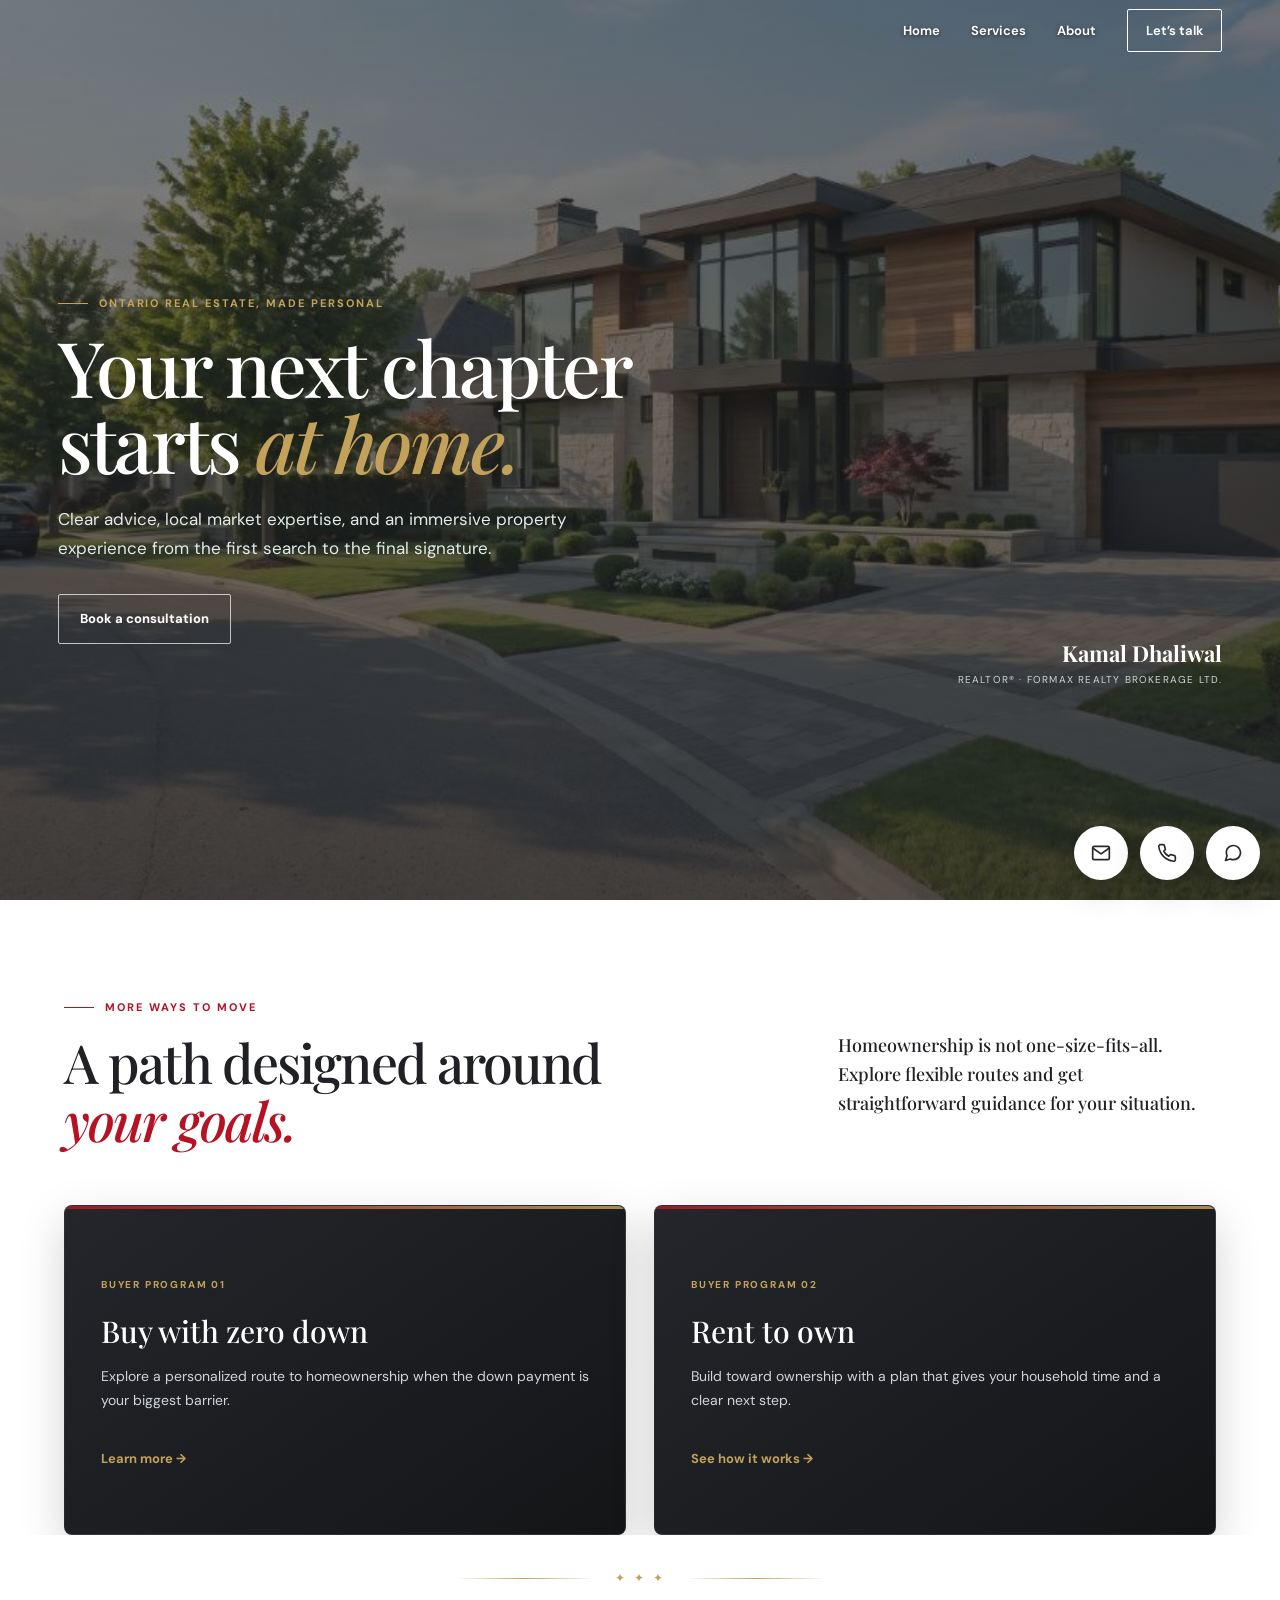
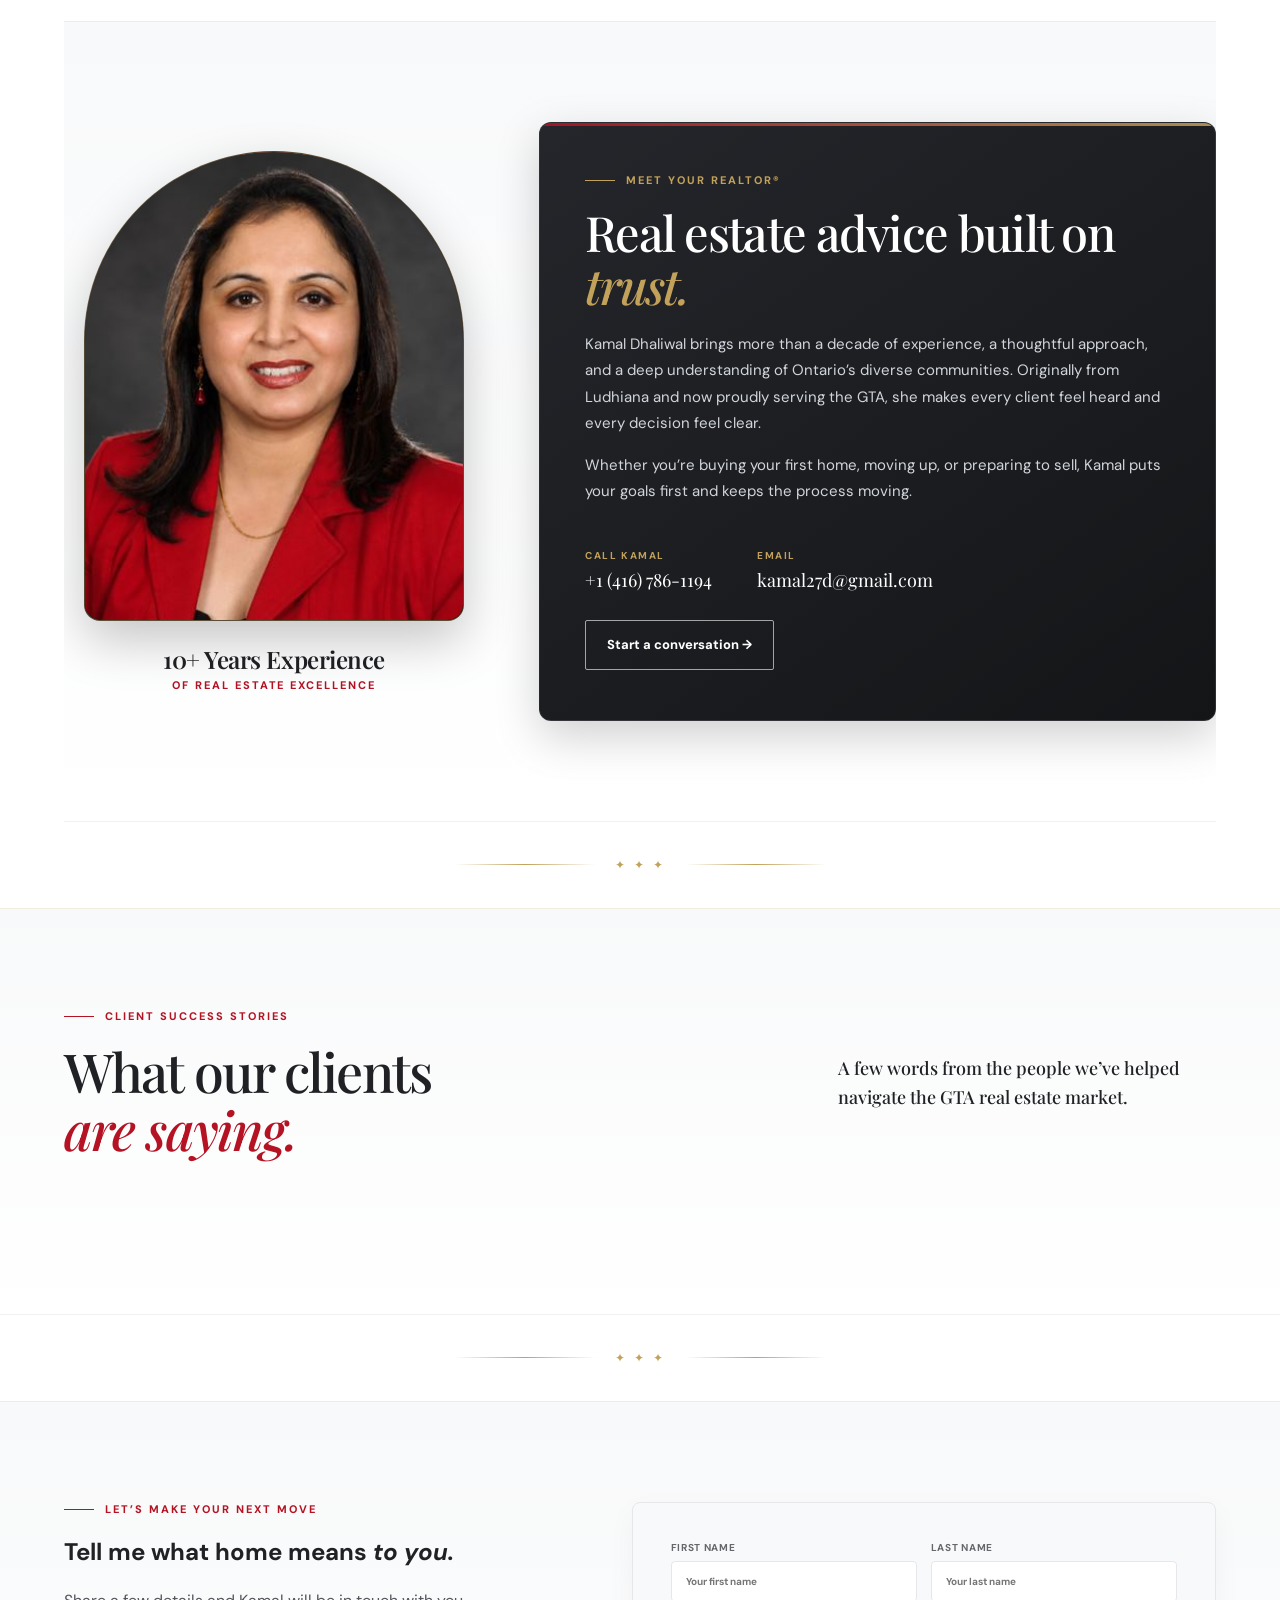
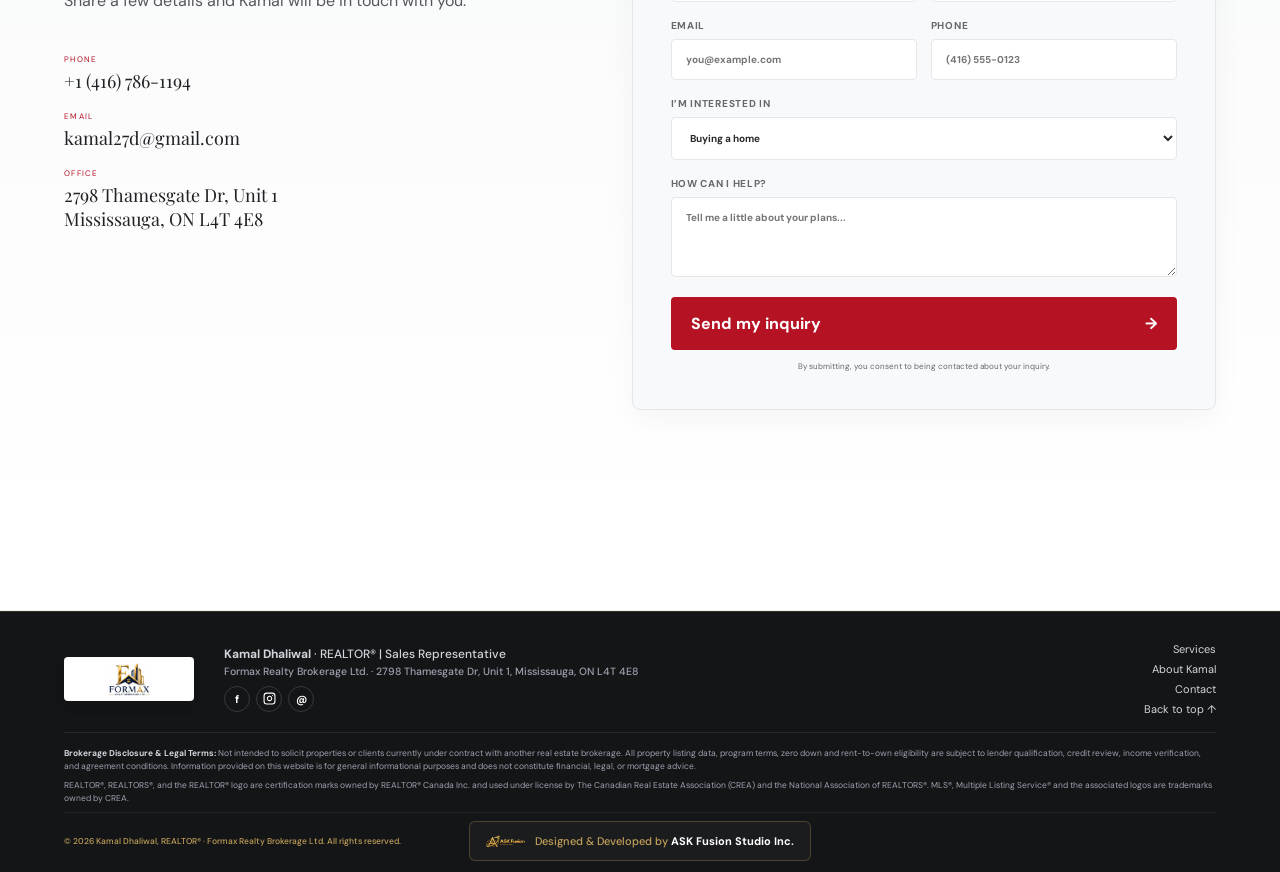
<file: index.html>
<!doctype html>
<html lang="en">
<head>
  <meta charset="UTF-8" />
  <meta name="viewport" content="width=device-width, initial-scale=1.0" />
  <meta name="description" content="Find homes for sale across the GTA with Kamal Dhaliwal, REALTOR®. Personalized guidance for buying, selling, zero-down options, and home valuation." />
  <title>Best REALTOR® in Ontario | Kamal Dhaliwal</title>
  <link rel="icon" href="public/assets/kamal-logo.jpg" />
  <link rel="preconnect" href="https://fonts.googleapis.com" />
  <link rel="preconnect" href="https://fonts.gstatic.com" crossorigin />
  <link href="https://fonts.googleapis.com/css2?family=DM+Sans:wght@400;500;600;700&family=Playfair+Display:wght@500;600&display=swap" rel="stylesheet" />
  <link rel="preload" as="image" href="public/assets/hero-mansion.jpg" fetchpriority="high" />
  <link rel="preload" as="image" href="public/assets/kamal-portrait.jpg" fetchpriority="low" />
  <link rel="stylesheet" href="styles.css" />
</head>
<body class="transparent-header" id="top">

  <header class="header">
    <button class="menu-toggle" type="button" aria-label="Open navigation" aria-expanded="false"><span></span><span></span><span></span></button>
    <nav class="nav" aria-label="Main navigation">
      <a href="#top">Home</a>
      <a href="#services">Services</a>
      <a href="#about">About</a>
      <a class="nav-cta" href="#contact">Let’s talk</a>
    </nav>
  </header>

  <main>
    <section class="hero" id="hero" aria-labelledby="hero-title">
      <img src="public/assets/hero-mansion.jpg" alt="" class="hero-bg-img" fetchpriority="high" />
      <div class="hero-overlay"></div>
      <div class="hero-copy">
        <p class="eyebrow">Ontario real estate, made personal</p>
        <h1 id="hero-title">Your next chapter<br />starts <em>at home.</em></h1>
        <p class="hero-text">Clear advice, local market expertise, and an immersive property experience from the first search to the final signature.</p>
        <div class="hero-actions">

          <a class="button button-ghost" href="#contact">Book a consultation</a>
        </div>
        <div class="hero-signature"><strong>Kamal Dhaliwal</strong><span>REALTOR® · Formax Realty Brokerage Ltd.</span></div>
      </div>
    </section>



    <section class="programs-section" id="services">
      <div class="programs-inner">
        <div class="section-heading"><div><p class="eyebrow dark">More ways to move</p><h2>A path designed around<br /><em>your goals.</em></h2></div><p>Homeownership is not one-size-fits-all. Explore flexible routes and get straightforward guidance for your situation.</p></div>
        <div class="program-grid">
          <a class="program-card" href="zero-down/index.html">
            <div><span>Buyer program 01</span><h3>Buy with zero down</h3><p>Explore a personalized route to homeownership when the down payment is your biggest barrier.</p><b>Learn more →</b></div>
          </a>
          <a class="program-card" href="rent-to-own/index.html">
            <div><span>Buyer program 02</span><h3>Rent to own</h3><p>Build toward ownership with a plan that gives your household time and a clear next step.</p><b>See how it works →</b></div>
          </a>
        </div>
      </div>
    <div class="section-divider" aria-hidden="true">
      <span>✦ ✦ ✦</span>
    </div>

    <section class="about section" id="about">
      <div class="about-container">
        <div class="about-photo-wrapper">
          <div class="portrait-frame">
            <img src="public/assets/kamal-studio-photo.jpg" alt="Kamal Dhaliwal - GTA REALTOR®" class="about-portrait" />
          </div>
          <div class="experience-under">
            <strong>10+ Years Experience</strong>
            <span>of Real Estate Excellence</span>
          </div>
        </div>
        <div class="about-copy">
          <p class="eyebrow">Meet your REALTOR®</p>
          <h2>Real estate advice built on <em>trust.</em></h2>
          <p>Kamal Dhaliwal brings more than a decade of experience, a thoughtful approach, and a deep understanding of Ontario’s diverse communities. Originally from Ludhiana and now proudly serving the GTA, she makes every client feel heard and every decision feel clear.</p>
          <p>Whether you’re buying your first home, moving up, or preparing to sell, Kamal puts your goals first and keeps the process moving.</p>
          <div class="about-contact">
            <a href="tel:+14167861194"><small>Call Kamal</small>+1 (416) 786-1194</a>
            <a href="mailto:kamal27d@gmail.com"><small>Email</small>kamal27d@gmail.com</a>
          </div>
          <a class="button button-outline" href="#contact">Start a conversation →</a>
        </div>
      </div>
    </section>

    <div class="section-divider" aria-hidden="true">
      <span>✦ ✦ ✦</span>
    </div>

    <section class="testimonials-section" id="reviews">
      <div class="testimonials-inner">
        <div class="section-heading">
          <div><p class="eyebrow dark">Client Success Stories</p><h2>What our clients<br /><em>are saying.</em></h2></div>
          <p>A few words from the people we’ve helped navigate the GTA real estate market.</p>
        </div>
        
        <div style="margin-top: 50px;">
          <!-- Elfsight Google Reviews | Untitled Google Reviews -->
          <script src="https://elfsightcdn.com/platform.js" async></script>
          <div class="elfsight-app-6a2f3bb6-caa6-4101-aa87-8294c9c281fe" data-elfsight-app-lazy></div>
        </div>
      </div>
    </section>

    <div class="section-divider" aria-hidden="true">
      <span>✦ ✦ ✦</span>
    </div>

    <section class="contact-section" id="contact">
      <div class="contact-inner">
        <div class="contact-copy"><p class="eyebrow dark">Let’s make your next move</p><h2>Tell me what home means <em>to you.</em></h2><p>Share a few details and Kamal will be in touch with you.</p><div class="contact-details"><a href="tel:+14167861194"><span>Phone</span>+1 (416) 786-1194</a><a href="mailto:kamal27d@gmail.com"><span>Email</span>kamal27d@gmail.com</a><p><span>Office</span>2798 Thamesgate Dr, Unit 1<br />Mississauga, ON L4T 4E8</p></div></div>
        <form class="contact-form" id="leadForm" action="javascript:void(0);" method="POST">
          <!-- Web3Forms Configuration -->
          <input type="hidden" name="access_key" value="YOUR_WEB3FORMS_ACCESS_KEY" />
          <input type="hidden" name="subject" value="New Website Consultation Inquiry - Kamal Dhaliwal Website" />
          <input type="hidden" name="from_name" value="Kamal Dhaliwal REALTOR® Website" />
          <input type="checkbox" name="botcheck" class="hidden-honeypot" style="display: none !important;" />

          <div class="field-row">
            <label>First name<input name="First name" required placeholder="Your first name" autocomplete="given-name" /></label>
            <label>Last name<input name="Last name" required placeholder="Your last name" autocomplete="family-name" /></label>
          </div>
          <div class="field-row">
            <label>Email<input type="email" name="Email" required placeholder="you@example.com" autocomplete="email" /></label>
            <label>Phone<input type="tel" name="Phone" placeholder="(416) 555-0123" autocomplete="tel" /></label>
          </div>
          <label>I’m interested in
            <select name="Interest">
              <option>Buying a home</option>
              <option>Selling my property</option>
              <option>Zero down options</option>
              <option>Rent to own</option>
              <option>Home evaluation</option>
            </select>
          </label>
          <label>How can I help?
            <textarea name="Message" rows="4" placeholder="Tell me a little about your plans..."></textarea>
          </label>
          <div class="form-status" id="formStatus" aria-live="polite"></div>
          <button type="submit" id="submitBtn">
            <span class="btn-text">Send my inquiry</span>
            <span class="btn-arrow">→</span>
          </button>
          <small>By submitting, you consent to being contacted about your inquiry.</small>
        </form>
      </div>
    </section>
  </main>

    <footer class="footer">
      <div class="footer-main">
        <a href="#top" aria-label="Formax Realty Brokerage Ltd.">
          <img src="public/assets/formax-brokerage.png" alt="Formax Realty Brokerage Ltd." />
        </a>
        <div>
          <p><strong>Kamal Dhaliwal</strong> · REALTOR® | Sales Representative</p>
          <p class="footer-address">Formax Realty Brokerage Ltd. · 2798 Thamesgate Dr, Unit 1, Mississauga, ON L4T 4E8</p>
          <div class="socials">
            <a href="https://www.facebook.com/Kamal-Dhaliwal-104444168527625" target="_blank" rel="noopener" aria-label="Facebook">f</a>
            <a href="https://www.instagram.com/dhaliwalk/" target="_blank" rel="noopener" aria-label="Instagram">
              <svg width="13" height="13" viewBox="0 0 24 24" fill="none" stroke="currentColor" stroke-width="2" stroke-linecap="round" stroke-linejoin="round"><rect x="2" y="2" width="20" height="20" rx="5" ry="5"></rect><path d="M16 11.37A4 4 0 1 1 12.63 8 4 4 0 0 1 16 11.37z"></path><line x1="17.5" y1="6.5" x2="17.51" y2="6.5"></line></svg>
            </a>
            <a href="mailto:kamal27d@gmail.com" aria-label="Email">@</a>
          </div>
        </div>
        <nav aria-label="Footer navigation">
          <a href="#services">Services</a>
          <a href="#about">About Kamal</a>
          <a href="#contact">Contact</a>
          <a href="#top">Back to top ↑</a>
        </nav>
      </div>
      <div class="footer-legal">
        <p class="disclaimer"><strong>Brokerage Disclosure &amp; Legal Terms:</strong> Not intended to solicit properties or clients currently under contract with another real estate brokerage. All property listing data, program terms, zero down and rent-to-own eligibility are subject to lender qualification, credit review, income verification, and agreement conditions. Information provided on this website is for general informational purposes and does not constitute financial, legal, or mortgage advice.</p>
        <p class="trademarks">REALTOR®, REALTORS®, and the REALTOR® logo are certification marks owned by REALTOR® Canada Inc. and used under license by The Canadian Real Estate Association (CREA) and the National Association of REALTORS®. MLS®, Multiple Listing Service® and the associated logos are trademarks owned by CREA.</p>
        <div class="footer-bottom">
          <span>© <span id="year"></span> Kamal Dhaliwal, REALTOR® · Formax Realty Brokerage Ltd. All rights reserved.</span>
          <a class="creator-credit" href="https://askfusionstudio.com/" target="_blank" rel="noopener noreferrer">
            <img src="public/assets/ask-fusion-studio-logo.png" alt="ASK Fusion Studio Inc." />
            <span>Designed &amp; Developed by <strong>ASK Fusion Studio Inc.</strong></span>
          </a>
        </div>
      </div>
    </footer>

  <div class="floating-actions">
    <a class="action-icon" href="mailto:kamal27d@gmail.com" aria-label="Email Kamal">
      <svg width="20" height="20" viewBox="0 0 24 24" fill="none" stroke="currentColor" stroke-width="2" stroke-linecap="round" stroke-linejoin="round"><path d="M4 4h16c1.1 0 2 .9 2 2v12c0 1.1-.9 2-2 2H4c-1.1 0-2-.9-2-2V6c0-1.1.9-2 2-2z"></path><polyline points="22,6 12,13 2,6"></polyline></svg>
    </a>
    <a class="action-icon" href="tel:+14167861194" aria-label="Call Kamal">
      <svg width="20" height="20" viewBox="0 0 24 24" fill="none" stroke="currentColor" stroke-width="2" stroke-linecap="round" stroke-linejoin="round"><path d="M22 16.92v3a2 2 0 0 1-2.18 2 19.79 19.79 0 0 1-8.63-3.07 19.5 19.5 0 0 1-6-6 19.79 19.79 0 0 1-3.07-8.67A2 2 0 0 1 4.11 2h3a2 2 0 0 1 2 1.72 12.84 12.84 0 0 0 .7 2.81 2 2 0 0 1-.45 2.11L8.09 9.91a16 16 0 0 0 6 6l1.27-1.27a2 2 0 0 1 2.11-.45 12.84 12.84 0 0 0 2.81.7A2 2 0 0 1 22 16.92z"></path></svg>
    </a>
    <a class="action-icon" href="https://wa.me/14167861194" target="_blank" rel="noreferrer" aria-label="Message Kamal on WhatsApp">
      <svg width="20" height="20" viewBox="0 0 24 24" fill="none" stroke="currentColor" stroke-width="2" stroke-linecap="round" stroke-linejoin="round"><path d="M21 11.5a8.38 8.38 0 0 1-.9 3.8 8.5 8.5 0 0 1-7.6 4.7 8.38 8.38 0 0 1-3.8-.9L3 21l1.9-5.7a8.38 8.38 0 0 1-.9-3.8 8.5 8.5 0 0 1 4.7-7.6 8.38 8.38 0 0 1 3.8-.9h.5a8.48 8.48 0 0 1 8 8v.5z"></path></svg>
    </a>
  </div>
  <script src="script.js"></script>
</body>
</html>
</file>
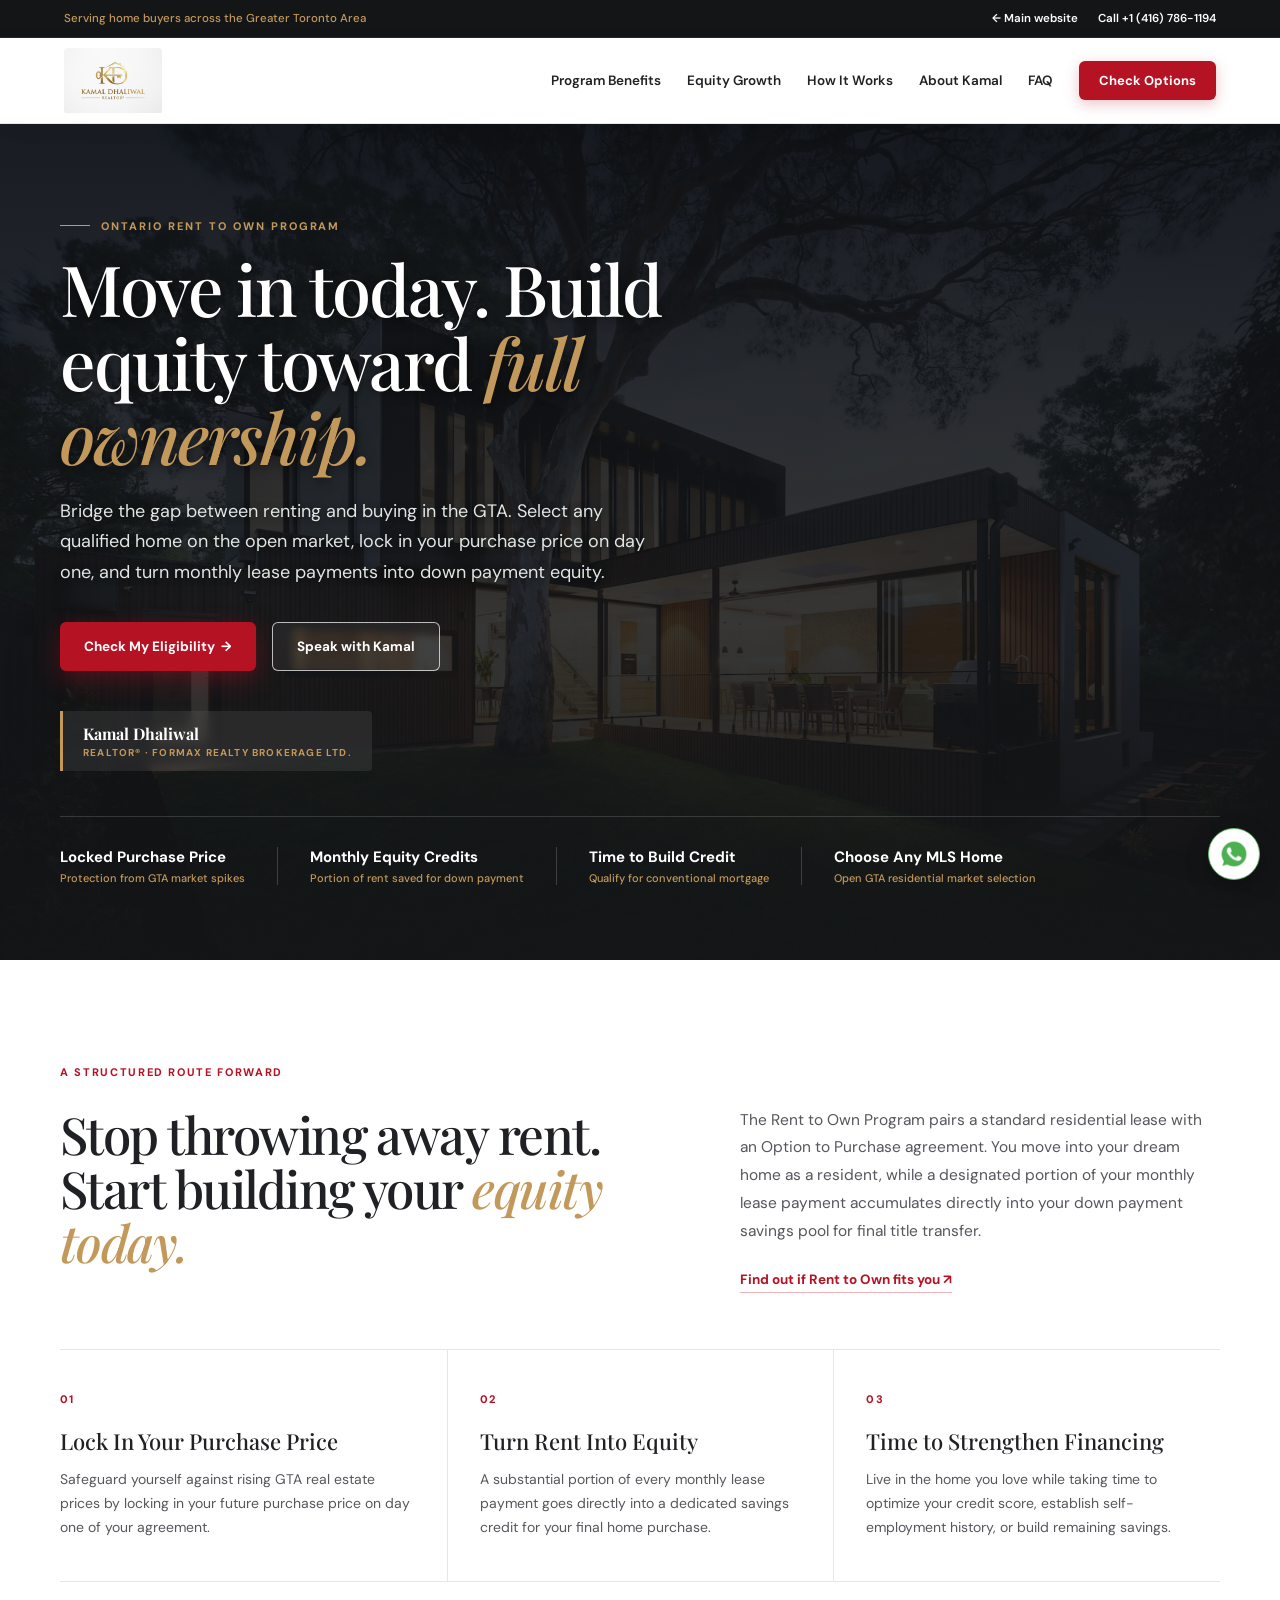
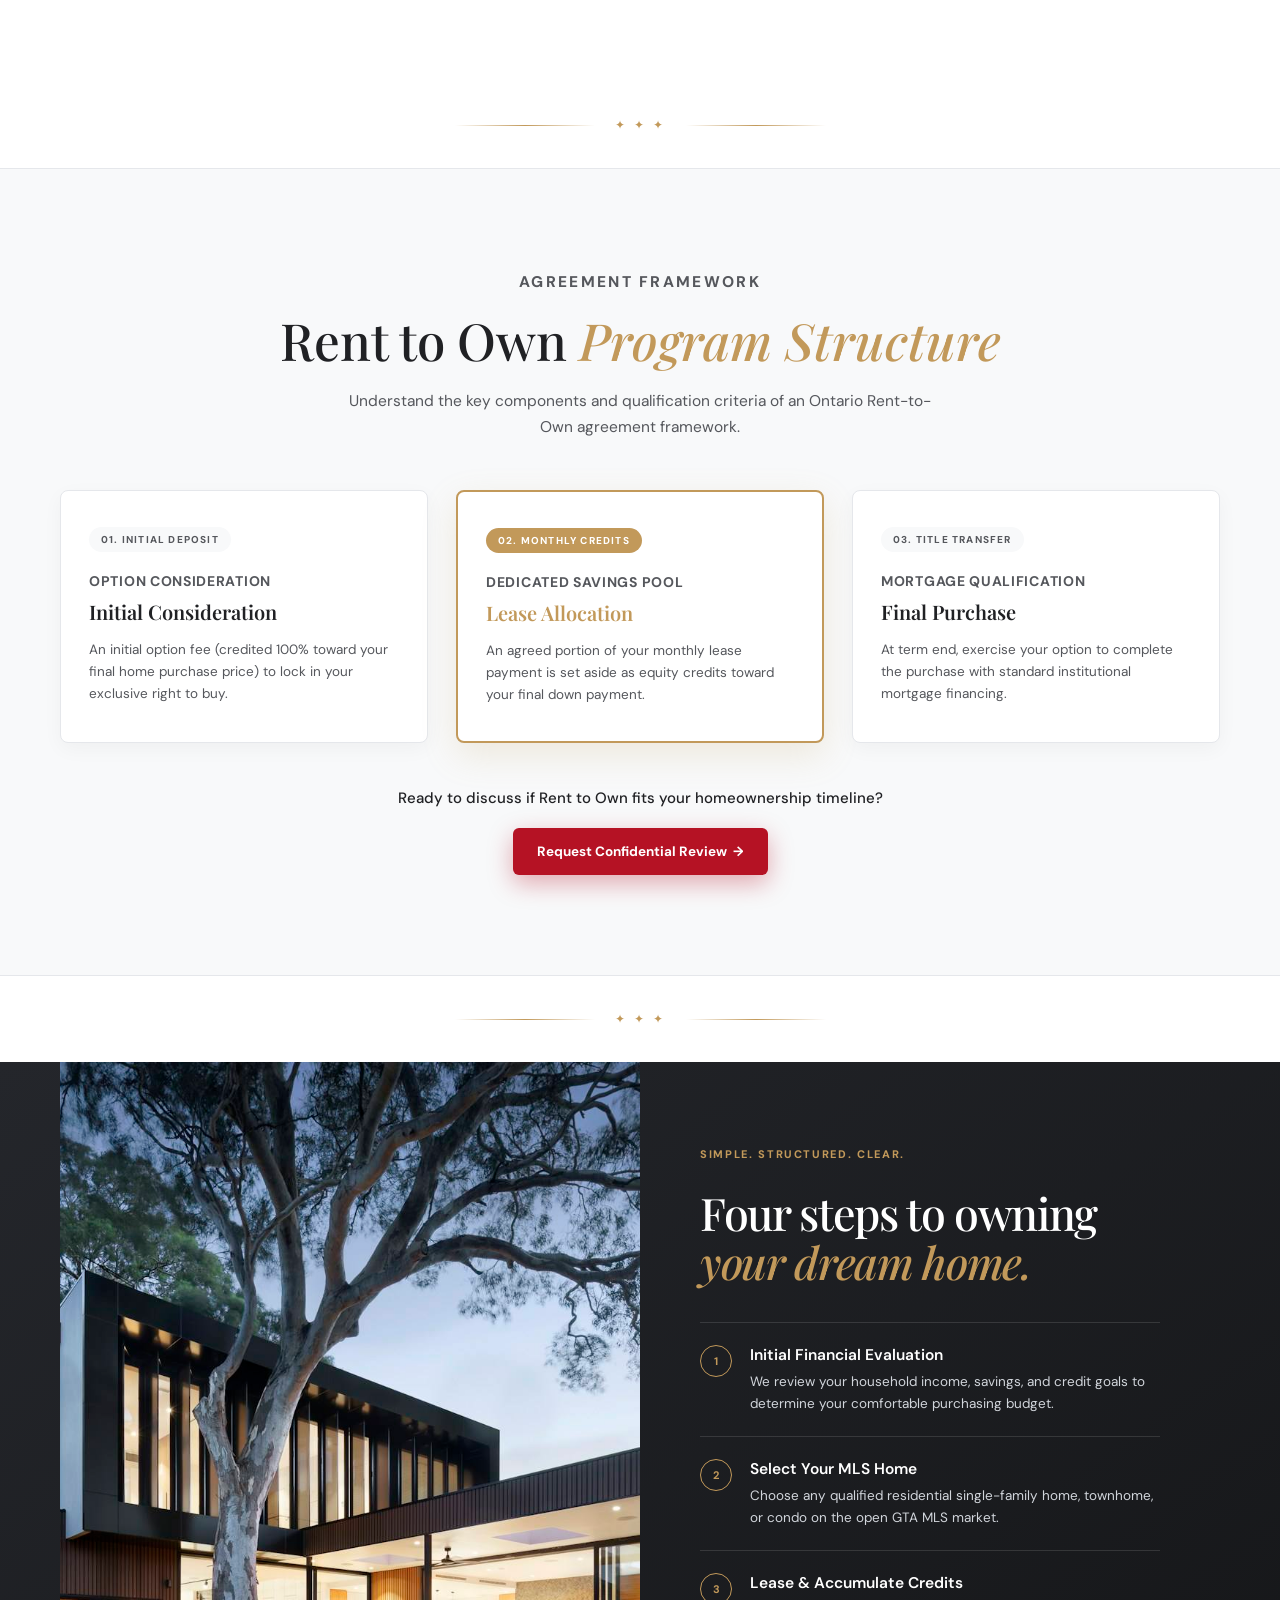
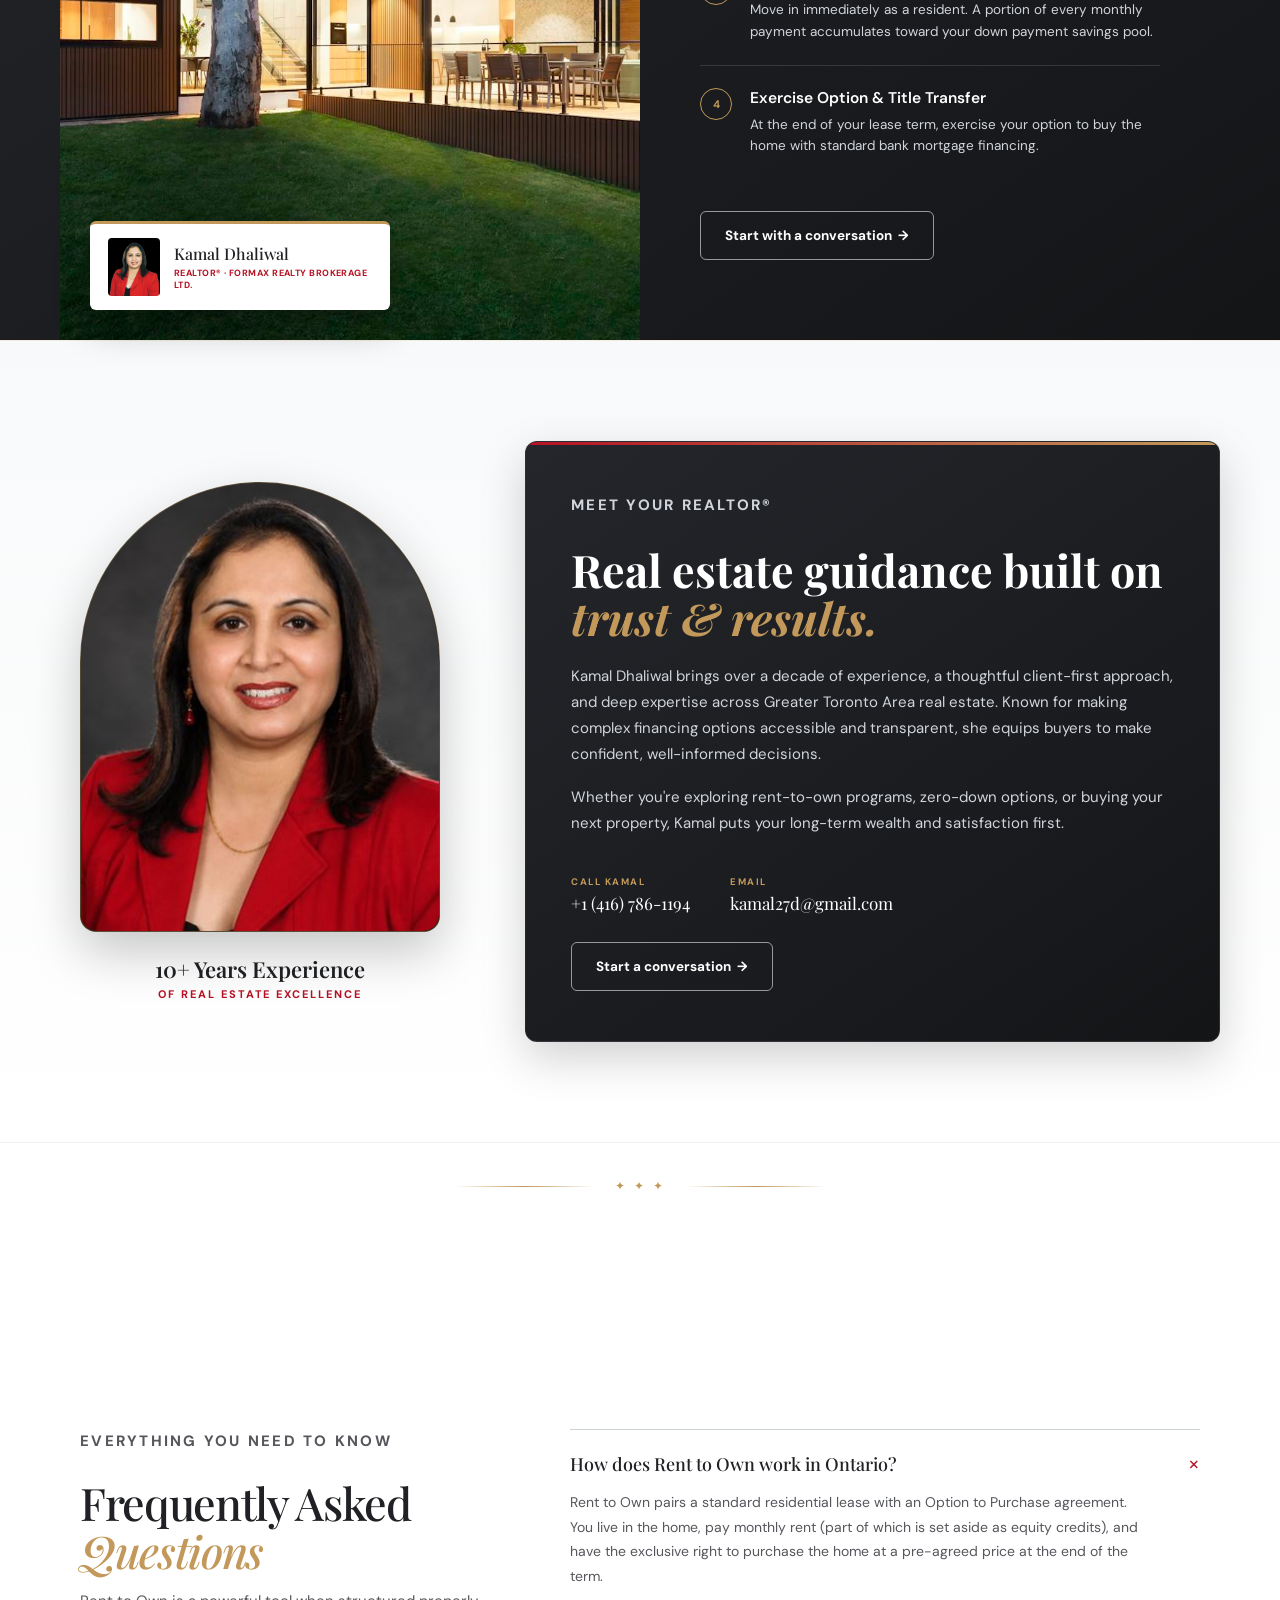
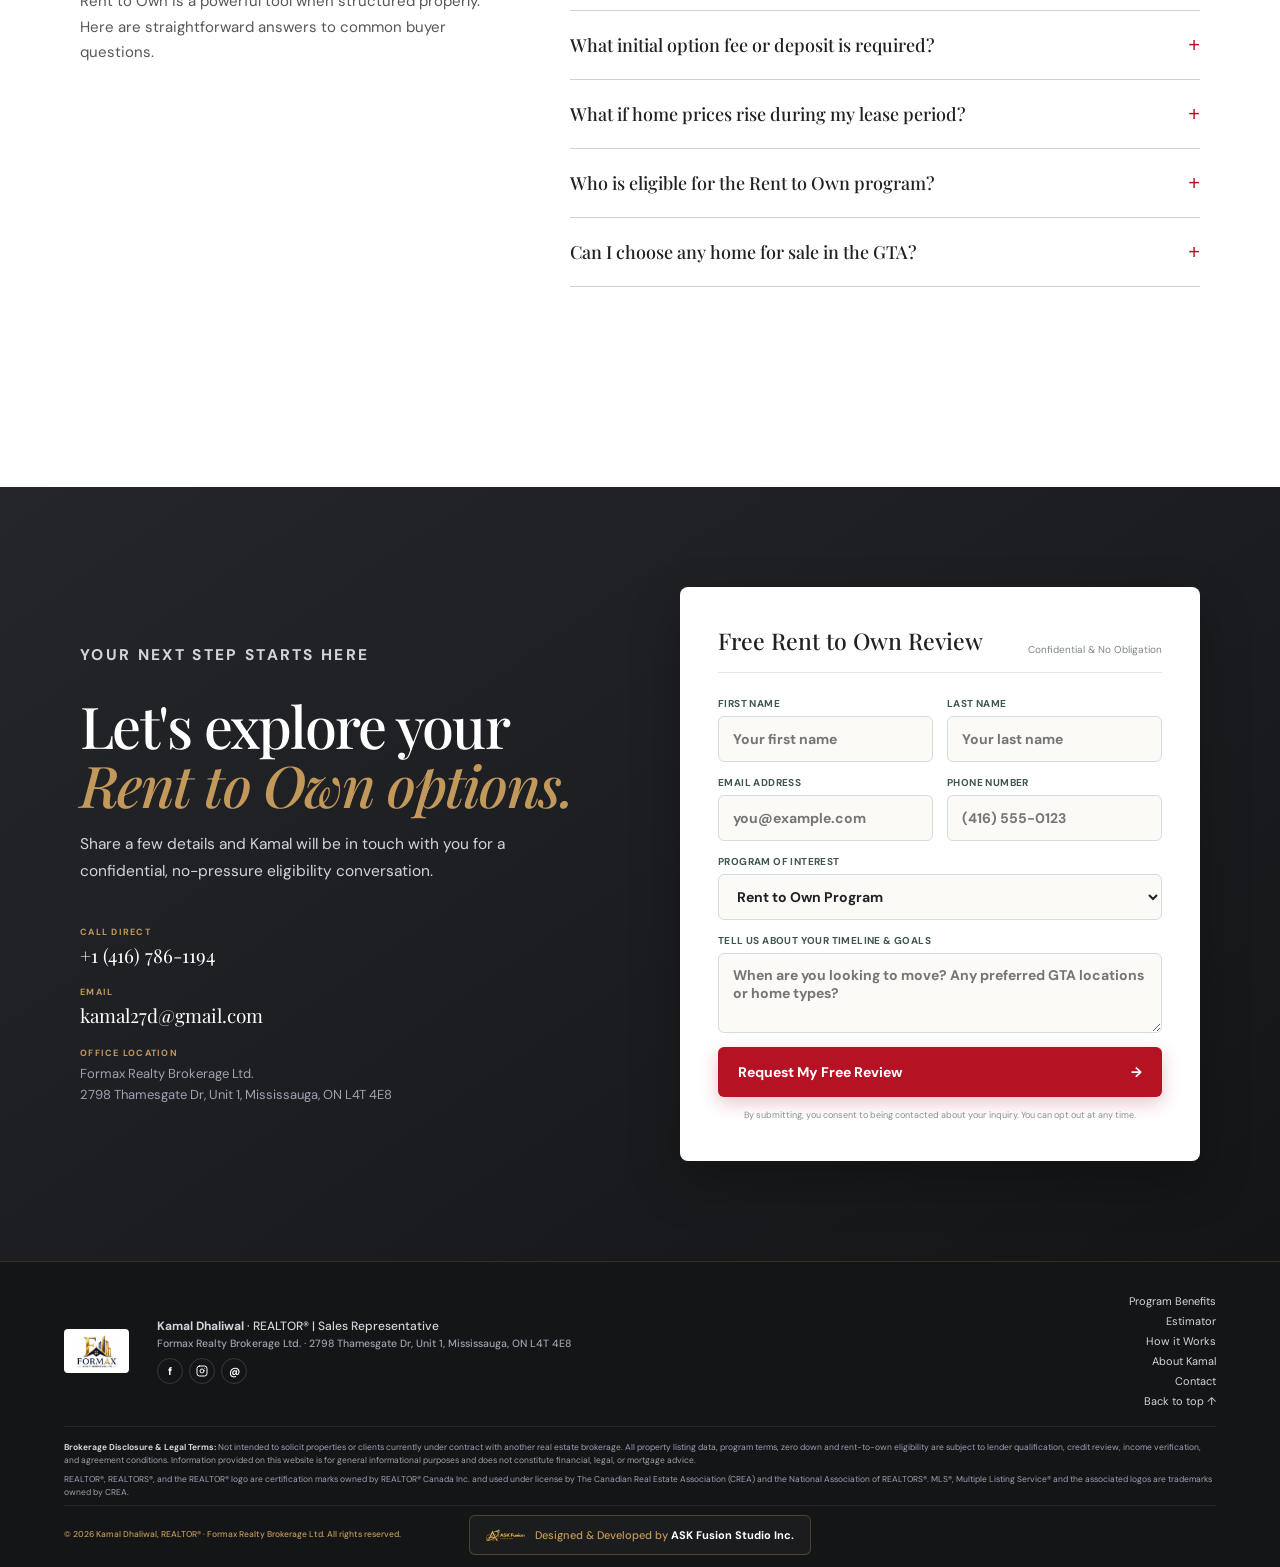
<file: rent-to-own/index.html>
<!doctype html>
<html lang="en">
<head>
  <meta charset="UTF-8" />
  <meta name="viewport" content="width=device-width, initial-scale=1.0" />
  <meta name="description" content="Move into your dream GTA home today and build equity toward full homeownership with Kamal Dhaliwal's Rent to Own Program." />
  <title>Best REALTOR® in Ontario - Rent to Own Program | Kamal Dhaliwal</title>
  <link rel="icon" href="../public/assets/kamal-logo.jpg" />
  <link rel="preconnect" href="https://fonts.googleapis.com" />
  <link rel="preconnect" href="https://fonts.gstatic.com" crossorigin />
  <link href="https://fonts.googleapis.com/css2?family=DM+Sans:ital,wght@0,400;0,500;0,600;0,700;1,400&family=Playfair+Display:ital,wght@0,500;0,600;1,500;1,600&display=swap" rel="stylesheet" />
  <link rel="preload" as="image" href="../public/zero-down/hero-house.jpg" fetchpriority="high" />
  <link rel="stylesheet" href="styles.css" />
</head>
<body id="top">

  <!-- Announcement Bar -->
  <div class="topbar">
    <span class="topbar-left">Serving home buyers across the Greater Toronto Area</span>
    <div class="topbar-right">
      <a href="../index.html">← Main website</a>
      <a href="tel:+14167861194">Call +1 (416) 786-1194</a>
    </div>
  </div>

  <!-- Header -->
  <header class="header">
    <a class="logo" href="../index.html" aria-label="Return to homepage">
      <img src="../public/assets/kamal-logo.jpg" alt="Kamal Dhaliwal REALTOR®" style="height:66px; max-height:66px; width:auto; border-radius:4px; object-fit:contain;" />
    </a>
    <button class="burger" type="button" aria-label="Open navigation" aria-expanded="false">
      <span></span><span></span><span></span>
    </button>
    <nav class="nav">
      <a href="#program">Program Benefits</a>
      <a href="#estimator">Equity Growth</a>
      <a href="#process">How It Works</a>
      <a href="#about">About Kamal</a>
      <a href="#faq">FAQ</a>
      <a class="nav-cta" href="#contact">Check Options</a>
    </nav>
  </header>

  <!-- Hero Section -->
  <section class="hero">
    <img src="../public/zero-down/hero-house.jpg" alt="" class="hero-bg-img" fetchpriority="high" />
    <div class="hero-overlay"></div>
    <div class="hero-body">
      <p class="eyebrow">Ontario Rent to Own Program</p>
      <h1>Move in today. Build equity toward <em>full ownership.</em></h1>
      <p class="hero-lead">Bridge the gap between renting and buying in the GTA. Select any qualified home on the open market, lock in your purchase price on day one, and turn monthly lease payments into down payment equity.</p>
      <div class="hero-btns">
        <a class="btn btn-red" href="#contact">Check My Eligibility &nbsp;→</a>
        <a class="btn btn-ghost" href="tel:+14167861194">Speak with Kamal</a>
      </div>

      <div class="hero-signature">
        <strong>Kamal Dhaliwal</strong>
        <span>REALTOR® · Formax Realty Brokerage Ltd.</span>
      </div>

      <div class="hero-trust">
        <div>
          <strong>Locked Purchase Price</strong>
          <span>Protection from GTA market spikes</span>
        </div>
        <div>
          <strong>Monthly Equity Credits</strong>
          <span>Portion of rent saved for down payment</span>
        </div>
        <div>
          <strong>Time to Build Credit</strong>
          <span>Qualify for conventional mortgage</span>
        </div>
        <div>
          <strong>Choose Any MLS Home</strong>
          <span>Open GTA residential market selection</span>
        </div>
      </div>
    </div>
  </section>

  <!-- Program Benefits Section -->
  <section class="section" id="program">
    <p class="kicker">A Structured Route Forward</p>
    <div class="intro-grid">
      <h2>Stop throwing away rent. Start building your <em>equity today.</em></h2>
      <div class="intro-copy">
        <p>The Rent to Own Program pairs a standard residential lease with an Option to Purchase agreement. You move into your dream home as a resident, while a designated portion of your monthly lease payment accumulates directly into your down payment savings pool for final title transfer.</p>
        <a class="link-arrow" href="#contact">Find out if Rent to Own fits you <span>↗</span></a>
      </div>
    </div>
    <div class="cards">
      <div class="card">
        <span class="card-num">01</span>
        <h3>Lock In Your Purchase Price</h3>
        <p>Safeguard yourself against rising GTA real estate prices by locking in your future purchase price on day one of your agreement.</p>
      </div>
      <div class="card">
        <span class="card-num">02</span>
        <h3>Turn Rent Into Equity</h3>
        <p>A substantial portion of every monthly lease payment goes directly into a dedicated savings credit for your final home purchase.</p>
      </div>
      <div class="card">
        <span class="card-num">03</span>
        <h3>Time to Strengthen Financing</h3>
        <p>Live in the home you love while taking time to optimize your credit score, establish self-employment history, or build remaining savings.</p>
      </div>
    </div>
  </section>

  <!-- Section Divider -->
  <div class="section-divider" aria-hidden="true">
    <span>✦ ✦ ✦</span>
  </div>

  <!-- Rent to Own Program Structure & Criteria -->
  <section class="estimator-section" id="estimator">
    <div class="estimator-inner">
      <div class="section-heading">
        <p class="kicker kicker-gold">Agreement Framework</p>
        <h2>Rent to Own <em>Program Structure</em></h2>
        <p>Understand the key components and qualification criteria of an Ontario Rent-to-Own agreement framework.</p>
      </div>

      <div class="estimator-grid">
        <div class="estimate-card">
          <div class="estimate-badge">01. INITIAL DEPOSIT</div>
          <h3>Option Consideration</h3>
          <p class="estimate-price" style="font-size:20px; color:var(--ink);">Initial Consideration</p>
          <span class="estimate-desc">An initial option fee (credited 100% toward your final home purchase price) to lock in your exclusive right to buy.</span>
        </div>
        <div class="estimate-card featured">
          <div class="estimate-badge gold">02. MONTHLY CREDITS</div>
          <h3>Dedicated Savings Pool</h3>
          <p class="estimate-price" style="font-size:20px; color:var(--gold);">Lease Allocation</p>
          <span class="estimate-desc">An agreed portion of your monthly lease payment is set aside as equity credits toward your final down payment.</span>
        </div>
        <div class="estimate-card">
          <div class="estimate-badge">03. TITLE TRANSFER</div>
          <h3>Mortgage Qualification</h3>
          <p class="estimate-price" style="font-size:20px; color:var(--ink);">Final Purchase</p>
          <span class="estimate-desc">At term end, exercise your option to complete the purchase with standard institutional mortgage financing.</span>
        </div>
      </div>

      <div class="estimator-cta">
        <p>Ready to discuss if Rent to Own fits your homeownership timeline?</p>
        <a class="btn btn-red" href="#contact">Request Confidential Review &nbsp;→</a>
      </div>
    </div>
  </section>

  <!-- Section Divider -->
  <div class="section-divider" aria-hidden="true">
    <span>✦ ✦ ✦</span>
  </div>

  <!-- Process Section -->
  <section class="process-section" id="process">
    <div class="process-wrap">
      <div class="process-photo">
        <div class="agent-chip">
          <img src="../public/assets/kamal.jpg" alt="Kamal Dhaliwal REALTOR®" />
          <div>
            <strong>Kamal Dhaliwal</strong>
            <span>REALTOR® · Formax Realty Brokerage Ltd.</span>
          </div>
        </div>
      </div>
      <div class="process-content">
        <p class="kicker kicker-gold">Simple. Structured. Clear.</p>
        <h2>Four steps to owning <em>your dream home.</em></h2>
        <div class="steps">
          <div class="step">
            <span class="step-num">1</span>
            <div>
              <h3>Initial Financial Evaluation</h3>
              <p>We review your household income, savings, and credit goals to determine your comfortable purchasing budget.</p>
            </div>
          </div>
          <div class="step">
            <span class="step-num">2</span>
            <div>
              <h3>Select Your MLS Home</h3>
              <p>Choose any qualified residential single-family home, townhome, or condo on the open GTA MLS market.</p>
            </div>
          </div>
          <div class="step">
            <span class="step-num">3</span>
            <div>
              <h3>Lease &amp; Accumulate Credits</h3>
              <p>Move in immediately as a resident. A portion of every monthly payment accumulates toward your down payment savings pool.</p>
            </div>
          </div>
          <div class="step">
            <span class="step-num">4</span>
            <div>
              <h3>Exercise Option &amp; Title Transfer</h3>
              <p>At the end of your lease term, exercise your option to buy the home with standard bank mortgage financing.</p>
            </div>
          </div>
        </div>
        <a class="btn btn-outline" href="#contact">Start with a conversation &nbsp;→</a>
      </div>
    </div>
  </section>

  <!-- About Kamal Section -->
  <section class="about-section" id="about">
    <div class="about-container">
      <div class="about-photo-wrapper">
        <div class="portrait-frame">
          <img src="../public/assets/kamal-studio-photo.jpg" alt="Kamal Dhaliwal - GTA REALTOR®" class="about-portrait" />
        </div>
        <div class="experience-under">
          <strong>10+ Years Experience</strong>
          <span>of Real Estate Excellence</span>
        </div>
      </div>
      <div class="about-copy">
        <p class="kicker kicker-gold">Meet Your REALTOR®</p>
        <h2>Real estate guidance built on <em>trust &amp; results.</em></h2>
        <p>Kamal Dhaliwal brings over a decade of experience, a thoughtful client-first approach, and deep expertise across Greater Toronto Area real estate. Known for making complex financing options accessible and transparent, she equips buyers to make confident, well-informed decisions.</p>
        <p>Whether you're exploring rent-to-own programs, zero-down options, or buying your next property, Kamal puts your long-term wealth and satisfaction first.</p>
        <div class="about-contact">
          <a href="tel:+14167861194"><small>Call Kamal</small>+1 (416) 786-1194</a>
          <a href="mailto:kamal27d@gmail.com"><small>Email</small>kamal27d@gmail.com</a>
        </div>
        <a class="btn btn-outline" href="#contact">Start a conversation &nbsp;→</a>
      </div>
    </div>
  </section>

  <!-- Section Divider -->
  <div class="section-divider" aria-hidden="true">
    <span>✦ ✦ ✦</span>
  </div>

  <!-- FAQ Section -->
  <section class="section" id="faq">
    <div class="faq-wrap">
      <div class="faq-heading">
        <p class="kicker">Everything You Need to Know</p>
        <h2>Frequently Asked <em>Questions</em></h2>
        <p>Rent to Own is a powerful tool when structured properly. Here are straightforward answers to common buyer questions.</p>
      </div>
      <div class="faq-list">
        <details open>
          <summary>How does Rent to Own work in Ontario? <span>+</span></summary>
          <p>Rent to Own pairs a standard residential lease with an Option to Purchase agreement. You live in the home, pay monthly rent (part of which is set aside as equity credits), and have the exclusive right to purchase the home at a pre-agreed price at the end of the term.</p>
        </details>
        <details>
          <summary>What initial option fee or deposit is required? <span>+</span></summary>
          <p>Initial option consideration fees are typically significantly lower than a full 20% down payment (usually starting around 3–5%), and 100% of this upfront payment goes directly toward your final home purchase price.</p>
        </details>
        <details>
          <summary>What if home prices rise during my lease period? <span>+</span></summary>
          <p>Your purchase price is locked in upfront when you sign your agreement. If GTA market values increase during your lease, the gain in equity belongs entirely to you upon purchase!</p>
        </details>
        <details>
          <summary>Who is eligible for the Rent to Own program? <span>+</span></summary>
          <p>Buyers with steady household income who require time to build up down payment savings, establish self-employment history, or improve credit scores before obtaining conventional bank mortgage approval.</p>
        </details>
        <details>
          <summary>Can I choose any home for sale in the GTA? <span>+</span></summary>
          <p>Yes! Unlike traditional rental properties, Rent-to-Own allows you to select qualifying residential single-family homes, townhouses, or condos directly on the open MLS market.</p>
        </details>
      </div>
    </div>
  </section>

  <!-- Contact & Lead Form -->
  <section class="contact-section" id="contact">
    <div class="contact-wrap">
      <div class="contact-copy">
        <p class="kicker kicker-gold">Your Next Step Starts Here</p>
        <h2>Let's explore your <em>Rent to Own options.</em></h2>
        <p>Share a few details and Kamal will be in touch with you for a confidential, no-pressure eligibility conversation.</p>
        <div class="direct-links">
          <a href="tel:+14167861194"><span>Call Direct</span>+1 (416) 786-1194</a>
          <a href="mailto:kamal27d@gmail.com"><span>Email</span>kamal27d@gmail.com</a>
          <p class="office-link"><span>Office Location</span>Formax Realty Brokerage Ltd.<br />2798 Thamesgate Dr, Unit 1, Mississauga, ON L4T 4E8</p>
        </div>
      </div>

      <form class="lead-form" id="leadForm" action="javascript:void(0);" method="POST">
        <!-- Web3Forms Configuration -->
        <input type="hidden" name="access_key" value="YOUR_WEB3FORMS_ACCESS_KEY" />
        <input type="hidden" name="subject" value="New Rent to Own Lead - Kamal Dhaliwal Website" />
        <input type="hidden" name="from_name" value="Kamal Dhaliwal REALTOR® Website" />
        <input type="checkbox" name="botcheck" class="hidden-honeypot" style="display: none !important;" />

        <div class="form-head">
          <span>Free Rent to Own Review</span>
          <small>Confidential &amp; No Obligation</small>
        </div>
        <div class="field-row">
          <label>First name<input name="First name" required placeholder="Your first name" autocomplete="given-name" /></label>
          <label>Last name<input name="Last name" required placeholder="Your last name" autocomplete="family-name" /></label>
        </div>
        <div class="field-row">
          <label>Email address<input type="email" name="Email" required placeholder="you@example.com" autocomplete="email" /></label>
          <label>Phone number<input type="tel" name="Phone" required placeholder="(416) 555-0123" autocomplete="tel" /></label>
        </div>
        <label>Program of interest
          <select name="Program">
            <option>Rent to Own Program</option>
            <option>Zero Down Program</option>
            <option>General Home Purchasing</option>
            <option>Home Evaluation / Selling</option>
          </select>
        </label>
        <label>Tell us about your timeline &amp; goals
          <textarea name="Message" rows="3" placeholder="When are you looking to move? Any preferred GTA locations or home types?"></textarea>
        </label>
        <div class="form-status" id="formStatus" aria-live="polite"></div>
        <button type="submit" id="submitBtn">
          <span class="btn-text">Request My Free Review</span>
          <span class="btn-arrow">→</span>
        </button>
        <p class="form-note">By submitting, you consent to being contacted about your inquiry. You can opt out at any time.</p>
      </form>
    </div>
  </section>

  <!-- Footer -->
  <footer class="footer">
    <div class="footer-main">
      <a href="#top" aria-label="Formax Realty Brokerage Ltd.">
        <img src="../public/assets/formax-brokerage.png" alt="Formax Realty Brokerage Ltd." style="height:44px; width:auto;" />
      </a>
      <div>
        <p><strong>Kamal Dhaliwal</strong> · REALTOR® | Sales Representative</p>
        <p class="footer-address">Formax Realty Brokerage Ltd. · 2798 Thamesgate Dr, Unit 1, Mississauga, ON L4T 4E8</p>
        <div class="socials">
          <a href="https://www.facebook.com/Kamal-Dhaliwal-104444168527625" target="_blank" rel="noopener" aria-label="Facebook">f</a>
          <a href="https://www.instagram.com/dhaliwalk/" target="_blank" rel="noopener" aria-label="Instagram">
            <svg width="12" height="12" viewBox="0 0 24 24" fill="none" stroke="currentColor" stroke-width="2" stroke-linecap="round" stroke-linejoin="round"><rect x="2" y="2" width="20" height="20" rx="5" ry="5"></rect><path d="M16 11.37A4 4 0 1 1 12.63 8 4 4 0 0 1 16 11.37z"></path><line x1="17.5" y1="6.5" x2="17.51" y2="6.5"></line></svg>
          </a>
          <a href="mailto:kamal27d@gmail.com" aria-label="Email">@</a>
        </div>
      </div>
      <nav aria-label="Footer navigation">
        <a href="#program">Program Benefits</a>
        <a href="#estimator">Estimator</a>
        <a href="#process">How it Works</a>
        <a href="#about">About Kamal</a>
        <a href="#contact">Contact</a>
        <a href="#top">Back to top ↑</a>
      </nav>
    </div>
    <div class="footer-legal">
      <p class="disclaimer"><strong>Brokerage Disclosure &amp; Legal Terms:</strong> Not intended to solicit properties or clients currently under contract with another real estate brokerage. All property listing data, program terms, zero down and rent-to-own eligibility are subject to lender qualification, credit review, income verification, and agreement conditions. Information provided on this website is for general informational purposes and does not constitute financial, legal, or mortgage advice.</p>
      <p class="trademarks">REALTOR®, REALTORS®, and the REALTOR® logo are certification marks owned by REALTOR® Canada Inc. and used under license by The Canadian Real Estate Association (CREA) and the National Association of REALTORS®. MLS®, Multiple Listing Service® and the associated logos are trademarks owned by CREA.</p>
      <div class="footer-bottom">
        <span>© <span id="year"></span> Kamal Dhaliwal, REALTOR® · Formax Realty Brokerage Ltd. All rights reserved.</span>
        <a class="creator-credit" href="https://askfusionstudio.com/" target="_blank" rel="noopener noreferrer">
          <img src="../public/assets/ask-fusion-studio-logo.png" alt="ASK Fusion Studio Inc." />
          <span>Designed &amp; Developed by <strong>ASK Fusion Studio Inc.</strong></span>
        </a>
      </div>
    </div>
  </footer>

  <!-- Floating WhatsApp Button -->
  <a class="whatsapp-btn" href="https://wa.me/14167861194" target="_blank" rel="noreferrer" aria-label="Message Kamal on WhatsApp">
    <img src="../public/zero-down/whatsapp-icon.png" alt="WhatsApp" />
  </a>

  <script src="script.js"></script>
</body>
</html>
</file>
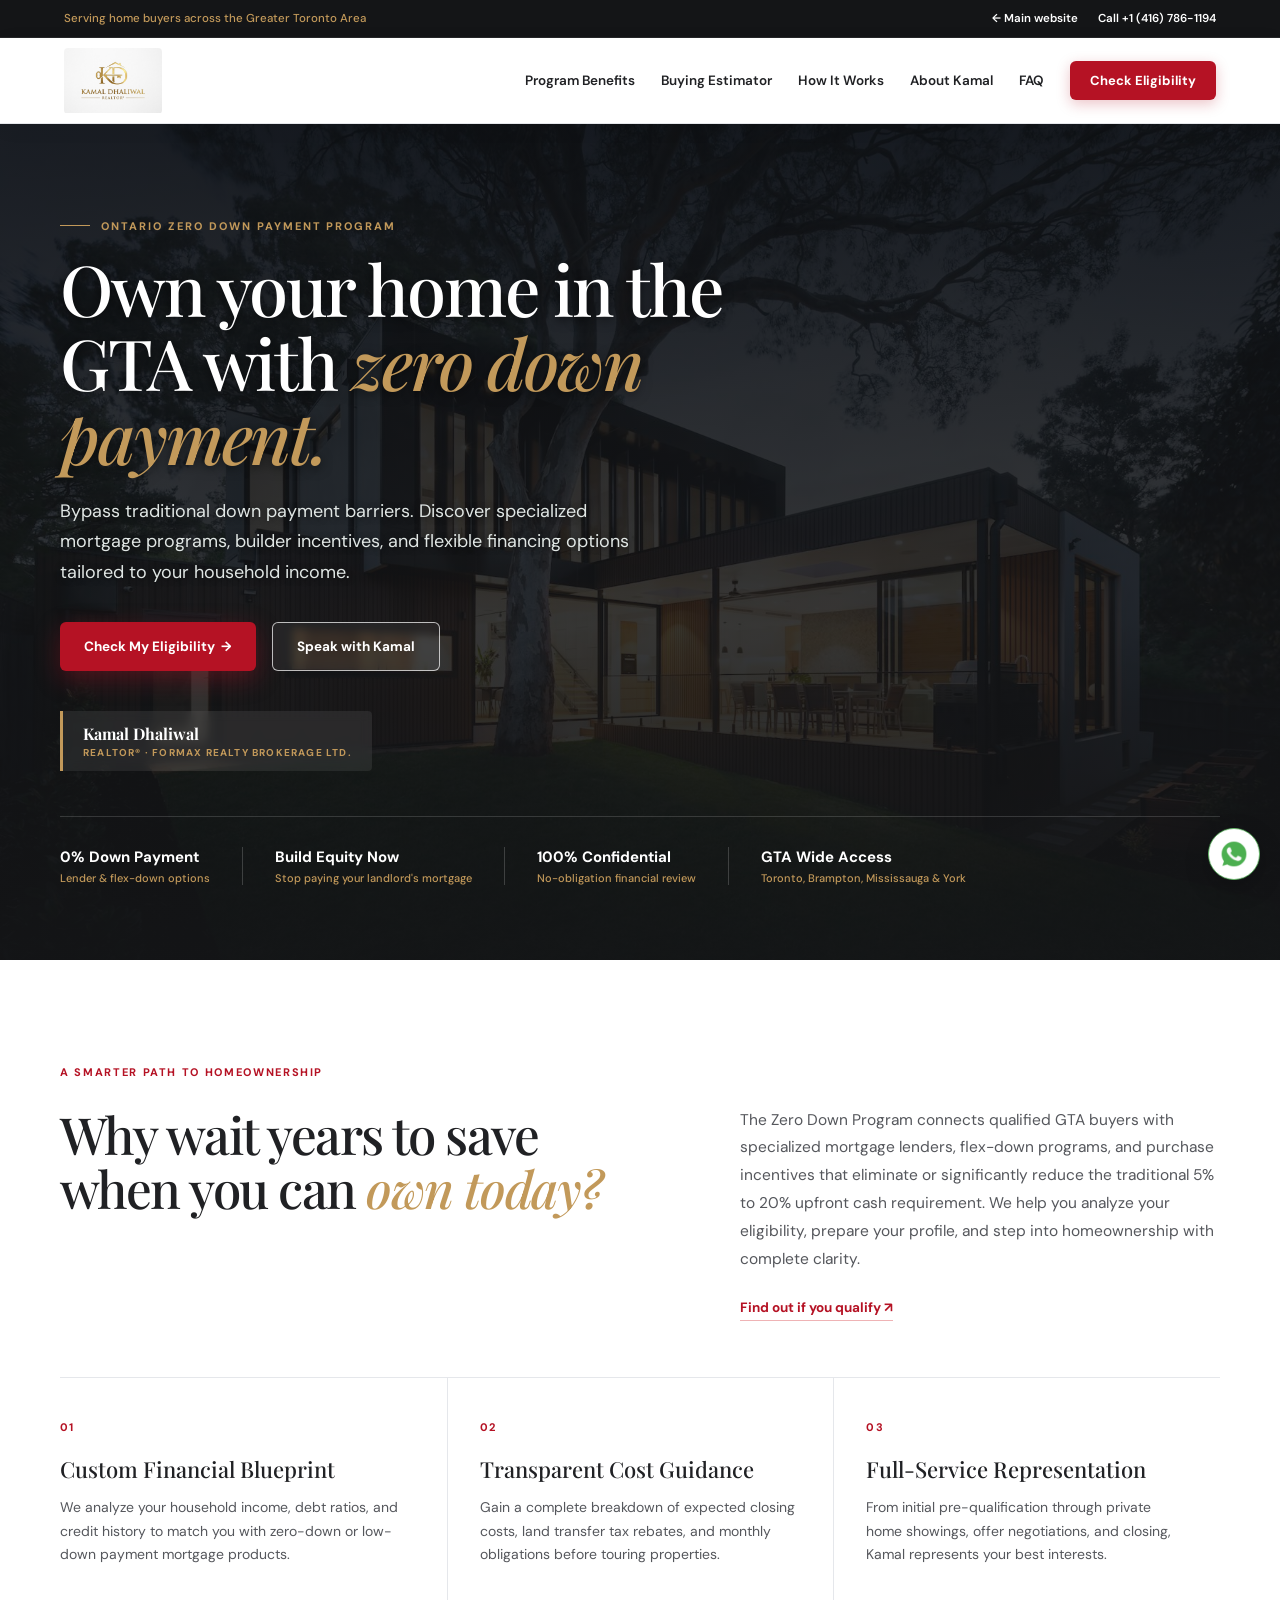
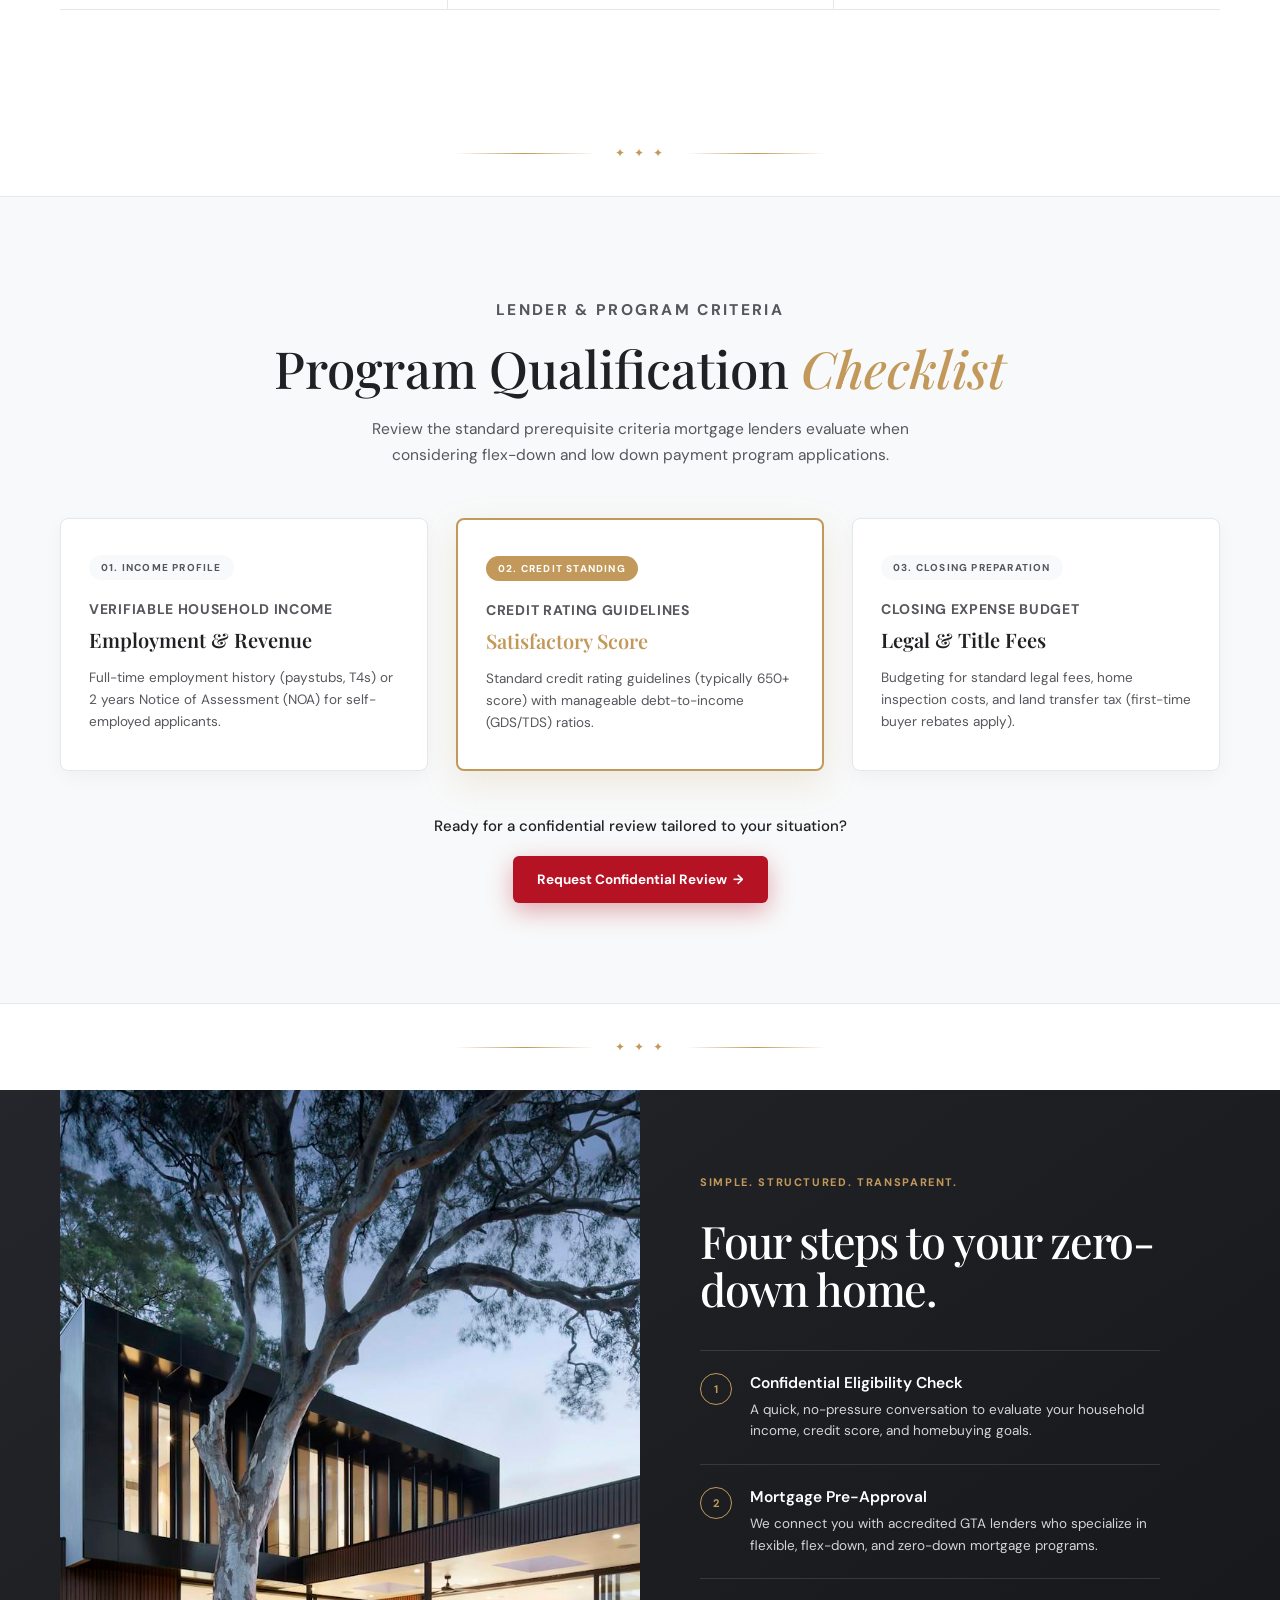
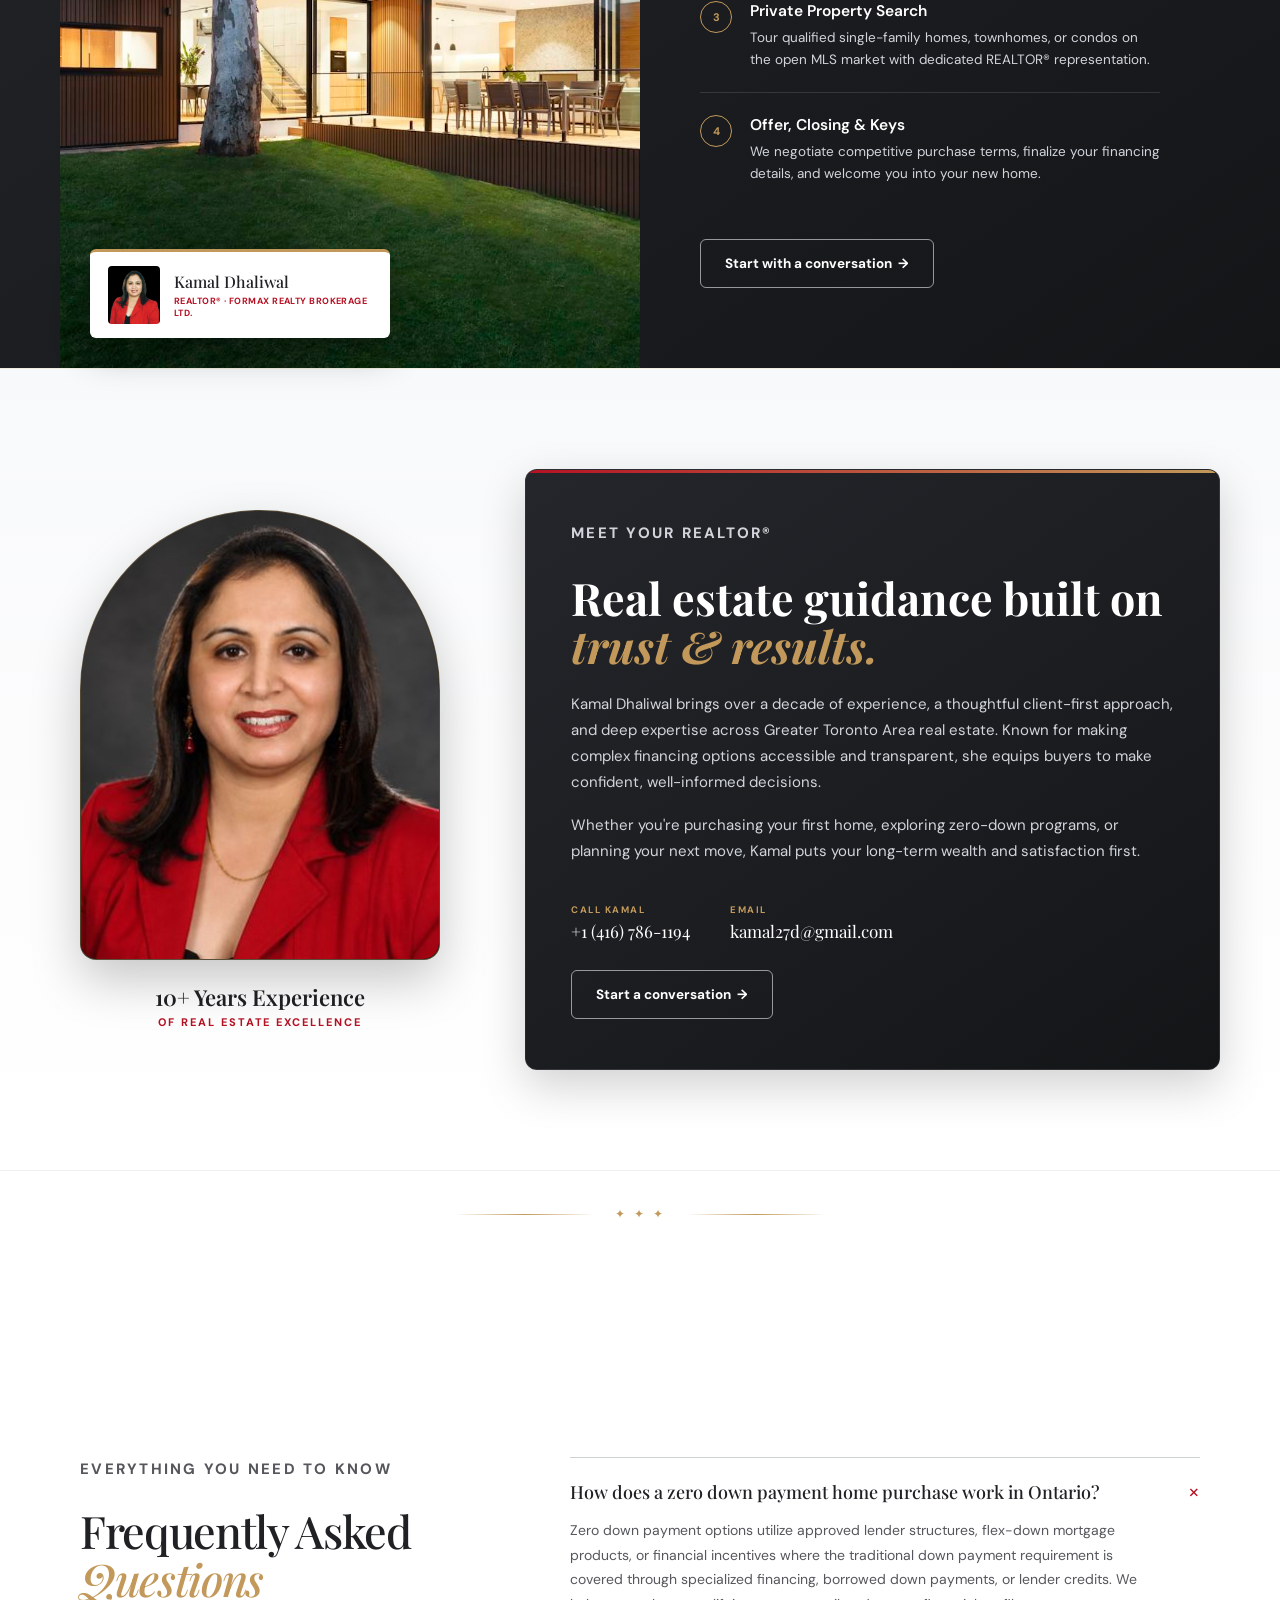
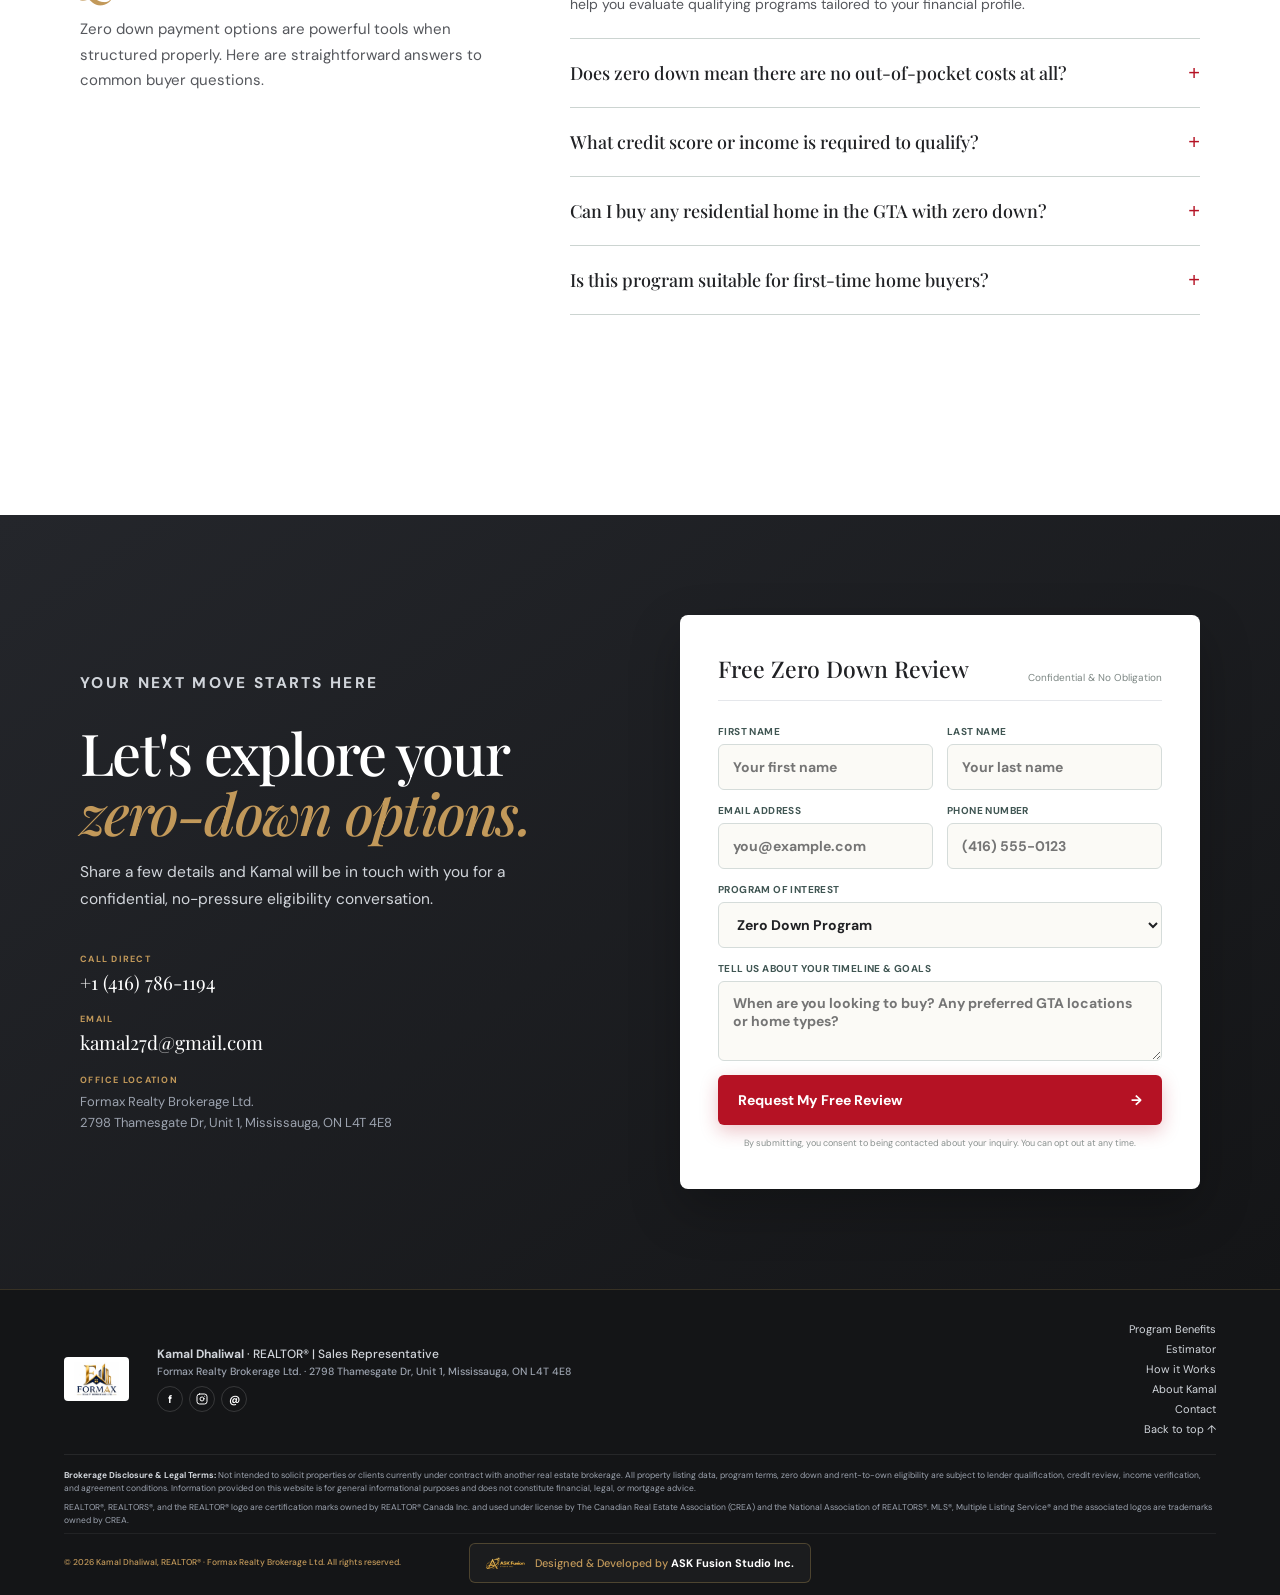
<file: zero-down/index.html>
<!doctype html>
<html lang="en">
<head>
  <meta charset="UTF-8" />
  <meta name="viewport" content="width=device-width, initial-scale=1.0" />
  <meta name="description" content="Explore a personalized path to homeownership with zero down payment guidance from Kamal Dhaliwal, REALTOR® in the Greater Toronto Area." />
  <title>Best REALTOR® in Ontario - Zero Down Program | Kamal Dhaliwal</title>
  <link rel="icon" href="../public/assets/kamal-logo.jpg" />
  <link rel="preconnect" href="https://fonts.googleapis.com" />
  <link rel="preconnect" href="https://fonts.gstatic.com" crossorigin />
  <link href="https://fonts.googleapis.com/css2?family=DM+Sans:ital,wght@0,400;0,500;0,600;0,700;1,400&family=Playfair+Display:ital,wght@0,500;0,600;1,500;1,600&display=swap" rel="stylesheet" />
  <link rel="preload" as="image" href="../public/zero-down/hero-house.jpg" fetchpriority="high" />
  <link rel="stylesheet" href="styles.css" />
</head>
<body id="top">

  <!-- Announcement Bar -->
  <div class="topbar">
    <span class="topbar-left">Serving home buyers across the Greater Toronto Area</span>
    <div class="topbar-right">
      <a href="../index.html">← Main website</a>
      <a href="tel:+14167861194">Call +1 (416) 786-1194</a>
    </div>
  </div>

  <!-- Header -->
  <header class="header">
    <a class="logo" href="../index.html" aria-label="Return to homepage">
      <img src="../public/assets/kamal-logo.jpg" alt="Kamal Dhaliwal REALTOR®" style="height:66px; max-height:66px; width:auto; border-radius:4px; object-fit:contain;" />
    </a>
    <button class="burger" type="button" aria-label="Open navigation" aria-expanded="false">
      <span></span><span></span><span></span>
    </button>
    <nav class="nav">
      <a href="#program">Program Benefits</a>
      <a href="#estimator">Buying Estimator</a>
      <a href="#process">How It Works</a>
      <a href="#about">About Kamal</a>
      <a href="#faq">FAQ</a>
      <a class="nav-cta" href="#contact">Check Eligibility</a>
    </nav>
  </header>

  <!-- Hero Section -->
  <section class="hero">
    <img src="../public/zero-down/hero-house.jpg" alt="" class="hero-bg-img" fetchpriority="high" />
    <div class="hero-overlay"></div>
    <div class="hero-body">
      <p class="eyebrow">Ontario Zero Down Payment Program</p>
      <h1>Own your home in the GTA with <em>zero down payment.</em></h1>
      <p class="hero-lead">Bypass traditional down payment barriers. Discover specialized mortgage programs, builder incentives, and flexible financing options tailored to your household income.</p>
      <div class="hero-btns">
        <a class="btn btn-red" href="#contact">Check My Eligibility &nbsp;→</a>
        <a class="btn btn-ghost" href="tel:+14167861194">Speak with Kamal</a>
      </div>

      <div class="hero-signature">
        <strong>Kamal Dhaliwal</strong>
        <span>REALTOR® · Formax Realty Brokerage Ltd.</span>
      </div>

      <div class="hero-trust">
        <div>
          <strong>0% Down Payment</strong>
          <span>Lender &amp; flex-down options</span>
        </div>
        <div>
          <strong>Build Equity Now</strong>
          <span>Stop paying your landlord's mortgage</span>
        </div>
        <div>
          <strong>100% Confidential</strong>
          <span>No-obligation financial review</span>
        </div>
        <div>
          <strong>GTA Wide Access</strong>
          <span>Toronto, Brampton, Mississauga &amp; York</span>
        </div>
      </div>
    </div>
  </section>

  <!-- Program Benefits Section -->
  <section class="section" id="program">
    <p class="kicker">A Smarter Path to Homeownership</p>
    <div class="intro-grid">
      <h2>Why wait years to save when you can <em>own today?</em></h2>
      <div class="intro-copy">
        <p>The Zero Down Program connects qualified GTA buyers with specialized mortgage lenders, flex-down programs, and purchase incentives that eliminate or significantly reduce the traditional 5% to 20% upfront cash requirement. We help you analyze your eligibility, prepare your profile, and step into homeownership with complete clarity.</p>
        <a class="link-arrow" href="#contact">Find out if you qualify <span>↗</span></a>
      </div>
    </div>
    <div class="cards">
      <div class="card">
        <span class="card-num">01</span>
        <h3>Custom Financial Blueprint</h3>
        <p>We analyze your household income, debt ratios, and credit history to match you with zero-down or low-down payment mortgage products.</p>
      </div>
      <div class="card">
        <span class="card-num">02</span>
        <h3>Transparent Cost Guidance</h3>
        <p>Gain a complete breakdown of expected closing costs, land transfer tax rebates, and monthly obligations before touring properties.</p>
      </div>
      <div class="card">
        <span class="card-num">03</span>
        <h3>Full-Service Representation</h3>
        <p>From initial pre-qualification through private home showings, offer negotiations, and closing, Kamal represents your best interests.</p>
      </div>
    </div>
  </section>

  <!-- Section Divider -->
  <div class="section-divider" aria-hidden="true">
    <span>✦ ✦ ✦</span>
  </div>

  <!-- Program Requirements Checklist -->
  <section class="estimator-section" id="estimator">
    <div class="estimator-inner">
      <div class="section-heading">
        <p class="kicker kicker-gold">Lender &amp; Program Criteria</p>
        <h2>Program Qualification <em>Checklist</em></h2>
        <p>Review the standard prerequisite criteria mortgage lenders evaluate when considering flex-down and low down payment program applications.</p>
      </div>

      <div class="estimator-grid">
        <div class="estimate-card">
          <div class="estimate-badge">01. INCOME PROFILE</div>
          <h3>Verifiable Household Income</h3>
          <p class="estimate-price" style="font-size:20px; color:var(--ink);">Employment &amp; Revenue</p>
          <span class="estimate-desc">Full-time employment history (paystubs, T4s) or 2 years Notice of Assessment (NOA) for self-employed applicants.</span>
        </div>
        <div class="estimate-card featured">
          <div class="estimate-badge gold">02. CREDIT STANDING</div>
          <h3>Credit Rating Guidelines</h3>
          <p class="estimate-price" style="font-size:20px; color:var(--gold);">Satisfactory Score</p>
          <span class="estimate-desc">Standard credit rating guidelines (typically 650+ score) with manageable debt-to-income (GDS/TDS) ratios.</span>
        </div>
        <div class="estimate-card">
          <div class="estimate-badge">03. CLOSING PREPARATION</div>
          <h3>Closing Expense Budget</h3>
          <p class="estimate-price" style="font-size:20px; color:var(--ink);">Legal &amp; Title Fees</p>
          <span class="estimate-desc">Budgeting for standard legal fees, home inspection costs, and land transfer tax (first-time buyer rebates apply).</span>
        </div>
      </div>

      <div class="estimator-cta">
        <p>Ready for a confidential review tailored to your situation?</p>
        <a class="btn btn-red" href="#contact">Request Confidential Review &nbsp;→</a>
      </div>
    </div>
  </section>

  <!-- Section Divider -->
  <div class="section-divider" aria-hidden="true">
    <span>✦ ✦ ✦</span>
  </div>

  <!-- Process Section -->
  <section class="process-section" id="process">
    <div class="process-wrap">
      <div class="process-photo">
        <div class="agent-chip">
          <img src="../public/assets/kamal.jpg" alt="Kamal Dhaliwal REALTOR®" />
          <div>
            <strong>Kamal Dhaliwal</strong>
            <span>REALTOR® · Formax Realty Brokerage Ltd.</span>
          </div>
        </div>
      </div>
      <div class="process-content">
        <p class="kicker kicker-gold">Simple. Structured. Transparent.</p>
        <h2>Four steps to your zero-down home.</h2>
        <div class="steps">
          <div class="step">
            <span class="step-num">1</span>
            <div>
              <h3>Confidential Eligibility Check</h3>
              <p>A quick, no-pressure conversation to evaluate your household income, credit score, and homebuying goals.</p>
            </div>
          </div>
          <div class="step">
            <span class="step-num">2</span>
            <div>
              <h3>Mortgage Pre-Approval</h3>
              <p>We connect you with accredited GTA lenders who specialize in flexible, flex-down, and zero-down mortgage programs.</p>
            </div>
          </div>
          <div class="step">
            <span class="step-num">3</span>
            <div>
              <h3>Private Property Search</h3>
              <p>Tour qualified single-family homes, townhomes, or condos on the open MLS market with dedicated REALTOR® representation.</p>
            </div>
          </div>
          <div class="step">
            <span class="step-num">4</span>
            <div>
              <h3>Offer, Closing &amp; Keys</h3>
              <p>We negotiate competitive purchase terms, finalize your financing details, and welcome you into your new home.</p>
            </div>
          </div>
        </div>
        <a class="btn btn-outline" href="#contact">Start with a conversation &nbsp;→</a>
      </div>
    </div>
  </section>

  <!-- About Kamal Section -->
  <section class="about-section" id="about">
    <div class="about-container">
      <div class="about-photo-wrapper">
        <div class="portrait-frame">
          <img src="../public/assets/kamal-studio-photo.jpg" alt="Kamal Dhaliwal - GTA REALTOR®" class="about-portrait" />
        </div>
        <div class="experience-under">
          <strong>10+ Years Experience</strong>
          <span>of Real Estate Excellence</span>
        </div>
      </div>
      <div class="about-copy">
        <p class="kicker kicker-gold">Meet Your REALTOR®</p>
        <h2>Real estate guidance built on <em>trust &amp; results.</em></h2>
        <p>Kamal Dhaliwal brings over a decade of experience, a thoughtful client-first approach, and deep expertise across Greater Toronto Area real estate. Known for making complex financing options accessible and transparent, she equips buyers to make confident, well-informed decisions.</p>
        <p>Whether you're purchasing your first home, exploring zero-down programs, or planning your next move, Kamal puts your long-term wealth and satisfaction first.</p>
        <div class="about-contact">
          <a href="tel:+14167861194"><small>Call Kamal</small>+1 (416) 786-1194</a>
          <a href="mailto:kamal27d@gmail.com"><small>Email</small>kamal27d@gmail.com</a>
        </div>
        <a class="btn btn-outline" href="#contact">Start a conversation &nbsp;→</a>
      </div>
    </div>
  </section>

  <!-- Section Divider -->
  <div class="section-divider" aria-hidden="true">
    <span>✦ ✦ ✦</span>
  </div>

  <!-- FAQ Section -->
  <section class="section" id="faq">
    <div class="faq-wrap">
      <div class="faq-heading">
        <p class="kicker">Everything You Need to Know</p>
        <h2>Frequently Asked <em>Questions</em></h2>
        <p>Zero down payment options are powerful tools when structured properly. Here are straightforward answers to common buyer questions.</p>
      </div>
      <div class="faq-list">
        <details open>
          <summary>How does a zero down payment home purchase work in Ontario? <span>+</span></summary>
          <p>Zero down payment options utilize approved lender structures, flex-down mortgage products, or financial incentives where the traditional down payment requirement is covered through specialized financing, borrowed down payments, or lender credits. We help you evaluate qualifying programs tailored to your financial profile.</p>
        </details>
        <details>
          <summary>Does zero down mean there are no out-of-pocket costs at all? <span>+</span></summary>
          <p>Not necessarily. While upfront down payment barriers are eliminated or minimized, buyers should budget for standard closing expenses such as lawyer fees, home inspection costs, land transfer tax (rebates apply for eligible first-time buyers), and initial earnest deposits. We provide a complete line-by-line breakdown upfront.</p>
        </details>
        <details>
          <summary>What credit score or income is required to qualify? <span>+</span></summary>
          <p>Qualification requires a steady, verifiable household income and a satisfactory credit rating (typically 650+ for conventional flex-down and zero-down options). During your confidential review, we evaluate your income and credit profile to establish what programs match your position.</p>
        </details>
        <details>
          <summary>Can I buy any residential home in the GTA with zero down? <span>+</span></summary>
          <p>Eligible properties must meet standard mortgage insurer guidelines (Sagen, Canada Guaranty, or CMHC) and lender criteria. Most owner-occupied single-family homes, townhouses, and residential condos across Toronto, Brampton, Mississauga, and York Region qualify.</p>
        </details>
        <details>
          <summary>Is this program suitable for first-time home buyers? <span>+</span></summary>
          <p>Yes! First-time buyers can combine zero-down financing options with government incentives like Ontario Land Transfer Tax rebates (up to $4,000), First Home Savings Accounts (FHSA), and the Home Buyers' Plan (HBP) for maximum financial advantage.</p>
        </details>
      </div>
    </div>
  </section>

  <!-- Contact & Lead Form -->
  <section class="contact-section" id="contact">
    <div class="contact-wrap">
      <div class="contact-copy">
        <p class="kicker kicker-gold">Your Next Move Starts Here</p>
        <h2>Let's explore your <em>zero-down options.</em></h2>
        <p>Share a few details and Kamal will be in touch with you for a confidential, no-pressure eligibility conversation.</p>
        <div class="direct-links">
          <a href="tel:+14167861194"><span>Call Direct</span>+1 (416) 786-1194</a>
          <a href="mailto:kamal27d@gmail.com"><span>Email</span>kamal27d@gmail.com</a>
          <p class="office-link"><span>Office Location</span>Formax Realty Brokerage Ltd.<br />2798 Thamesgate Dr, Unit 1, Mississauga, ON L4T 4E8</p>
        </div>
      </div>

      <form class="lead-form" id="leadForm" action="javascript:void(0);" method="POST">
        <!-- Web3Forms Configuration -->
        <input type="hidden" name="access_key" value="YOUR_WEB3FORMS_ACCESS_KEY" />
        <input type="hidden" name="subject" value="New Zero Down Lead - Kamal Dhaliwal Website" />
        <input type="hidden" name="from_name" value="Kamal Dhaliwal REALTOR® Website" />
        <input type="checkbox" name="botcheck" class="hidden-honeypot" style="display: none !important;" />

        <div class="form-head">
          <span>Free Zero Down Review</span>
          <small>Confidential &amp; No Obligation</small>
        </div>
        <div class="field-row">
          <label>First name<input name="First name" required placeholder="Your first name" autocomplete="given-name" /></label>
          <label>Last name<input name="Last name" required placeholder="Your last name" autocomplete="family-name" /></label>
        </div>
        <div class="field-row">
          <label>Email address<input type="email" name="Email" required placeholder="you@example.com" autocomplete="email" /></label>
          <label>Phone number<input type="tel" name="Phone" required placeholder="(416) 555-0123" autocomplete="tel" /></label>
        </div>
        <label>Program of interest
          <select name="Program">
            <option>Zero Down Program</option>
            <option>Rent to Own Program</option>
            <option>General Home Purchasing</option>
            <option>Home Evaluation / Selling</option>
          </select>
        </label>
        <label>Tell us about your timeline &amp; goals
          <textarea name="Message" rows="3" placeholder="When are you looking to buy? Any preferred GTA locations or home types?"></textarea>
        </label>
        <div class="form-status" id="formStatus" aria-live="polite"></div>
        <button type="submit" id="submitBtn">
          <span class="btn-text">Request My Free Review</span>
          <span class="btn-arrow">→</span>
        </button>
        <p class="form-note">By submitting, you consent to being contacted about your inquiry. You can opt out at any time.</p>
      </form>
    </div>
  </section>

  <!-- Footer -->
  <footer class="footer">
    <div class="footer-main">
      <a href="#top" aria-label="Formax Realty Brokerage Ltd.">
        <img src="../public/assets/formax-brokerage.png" alt="Formax Realty Brokerage Ltd." style="height:44px; width:auto;" />
      </a>
      <div>
        <p><strong>Kamal Dhaliwal</strong> · REALTOR® | Sales Representative</p>
        <p class="footer-address">Formax Realty Brokerage Ltd. · 2798 Thamesgate Dr, Unit 1, Mississauga, ON L4T 4E8</p>
        <div class="socials">
          <a href="https://www.facebook.com/Kamal-Dhaliwal-104444168527625" target="_blank" rel="noopener" aria-label="Facebook">f</a>
          <a href="https://www.instagram.com/dhaliwalk/" target="_blank" rel="noopener" aria-label="Instagram">
            <svg width="12" height="12" viewBox="0 0 24 24" fill="none" stroke="currentColor" stroke-width="2" stroke-linecap="round" stroke-linejoin="round"><rect x="2" y="2" width="20" height="20" rx="5" ry="5"></rect><path d="M16 11.37A4 4 0 1 1 12.63 8 4 4 0 0 1 16 11.37z"></path><line x1="17.5" y1="6.5" x2="17.51" y2="6.5"></line></svg>
          </a>
          <a href="mailto:kamal27d@gmail.com" aria-label="Email">@</a>
        </div>
      </div>
      <nav aria-label="Footer navigation">
        <a href="#program">Program Benefits</a>
        <a href="#estimator">Estimator</a>
        <a href="#process">How it Works</a>
        <a href="#about">About Kamal</a>
        <a href="#contact">Contact</a>
        <a href="#top">Back to top ↑</a>
      </nav>
    </div>
    <div class="footer-legal">
      <p class="disclaimer"><strong>Brokerage Disclosure &amp; Legal Terms:</strong> Not intended to solicit properties or clients currently under contract with another real estate brokerage. All property listing data, program terms, zero down and rent-to-own eligibility are subject to lender qualification, credit review, income verification, and agreement conditions. Information provided on this website is for general informational purposes and does not constitute financial, legal, or mortgage advice.</p>
      <p class="trademarks">REALTOR®, REALTORS®, and the REALTOR® logo are certification marks owned by REALTOR® Canada Inc. and used under license by The Canadian Real Estate Association (CREA) and the National Association of REALTORS®. MLS®, Multiple Listing Service® and the associated logos are trademarks owned by CREA.</p>
      <div class="footer-bottom">
        <span>© <span id="year"></span> Kamal Dhaliwal, REALTOR® · Formax Realty Brokerage Ltd. All rights reserved.</span>
        <a class="creator-credit" href="https://askfusionstudio.com/" target="_blank" rel="noopener noreferrer">
          <img src="../public/assets/ask-fusion-studio-logo.png" alt="ASK Fusion Studio Inc." />
          <span>Designed &amp; Developed by <strong>ASK Fusion Studio Inc.</strong></span>
        </a>
      </div>
    </div>
  </footer>

  <!-- Floating WhatsApp Button -->
  <a class="whatsapp-btn" href="https://wa.me/14167861194" target="_blank" rel="noreferrer" aria-label="Message Kamal on WhatsApp">
    <img src="../public/zero-down/whatsapp-icon.png" alt="WhatsApp" />
  </a>

  <script src="script.js"></script>
</body>
</html>
</file>
<file: styles.css>
:root{--ink:#292929;--navy:#00205b;--burgundy:#741622;--green:#741622;--deep:#202124;--cream:#f8f5f1;--paper:#f8f5f1;--red:#b51224;--gold:#c2a15a;--muted:#65676b;--line:#d8d2cb;--shadow:0 24px 70px rgba(32,33,36,.12)}
*{box-sizing:border-box}html{scroll-behavior:smooth;background:#fff}body{margin:0;background:#fff;color:var(--ink);font-family:"DM Sans",Arial,sans-serif}a{color:inherit;text-decoration:none}img{display:block;max-width:100%}button,input,select,textarea{font:inherit}.sr-only{position:absolute;width:1px;height:1px;padding:0;margin:-1px;overflow:hidden;clip:rect(0,0,0,0);white-space:nowrap;border:0}
.header{height:60px;padding:0 4.5vw;display:flex;align-items:center;justify-content:flex-end;background:transparent;position:sticky;top:0;z-index:30;transition:all 0.3s ease}.header.scrolled{background:#ffffff!important;box-shadow:0 4px 25px rgba(0,0,0,0.08);border-bottom:1px solid #E5E7EB}.header.scrolled .nav{color:#202124;text-shadow:none}.header.scrolled .nav-cta{border-color:#202124;color:#202124}.header.scrolled .nav-cta:hover{background:#202124;color:#fff}.logo{display:flex;align-items:center;transition:all 0.3s ease}.logo img{width:160px;height:55px;object-fit:contain;transition:all 0.3s ease}.nav{display:flex;align-items:center;gap:31px;font-size:13px;font-weight:650;transition:all 0.3s ease;text-shadow:0 1px 4px rgba(0,0,0,0.6)}.nav>a:not(.nav-cta):hover{color:var(--red)}.nav-cta{padding:12px 18px;background:transparent;color:#fff;border:1px solid #fff;border-radius:2px;text-shadow:none;transition:0.2s}.nav-cta:hover{background:#fff;color:var(--ink)}.menu-toggle{display:none;background:none;border:0;padding:10px}.menu-toggle span{display:block;width:25px;height:2px;background:var(--cream);margin:5px;transition:all 0.3s ease}
.transparent-header .header{background:transparent;border-bottom-color:transparent;box-shadow:none}
.transparent-header .nav{color:#fff}
.transparent-header .nav>a:not(.nav-cta):hover{color:#fff;opacity:0.8}
.transparent-header .menu-toggle span{background:#fff}
.hero{position:relative;min-height:100vh;display:flex;align-items:center;margin-top:-60px;padding-top:60px;overflow:hidden}.hero-bg-img{position:absolute;top:0;left:0;width:100%;height:100%;object-fit:cover;object-position:center 85%;z-index:0;pointer-events:none}.hero-overlay{position:absolute;top:0;left:0;width:100%;height:100%;background:linear-gradient(180deg,rgba(24,25,27,0.5) 0%,rgba(32,33,36,0.75) 100%);z-index:1}.hero-copy{width:min(1180px,91vw);margin:auto;position:relative;z-index:2;color:#fff;padding-bottom:20px;pointer-events:auto}.eyebrow{margin:0 0 19px;color:var(--gold);text-transform:uppercase;font-size:11px;font-weight:750;letter-spacing:.18em}.eyebrow:before{content:"";display:inline-block;width:30px;height:1px;background:currentColor;margin:0 11px 3px 0}.eyebrow.dark{color:var(--red)}.hero h1,.section-heading h2,.section-title-row h2,.about h2,.tool-card h2,.contact h2{font-family:"Playfair Display",Georgia,serif;font-weight:500;letter-spacing:-.035em}.hero h1{max-width:720px;margin:0;font-size:clamp(55px,6vw,88px);line-height:.98}.hero h1 em,.section-heading em,.about h2 em,.contact h2 em{color:var(--gold);font-weight:500}.hero-text{max-width:570px;margin:25px 0 31px;color:#e3ebe8;font-size:17px;line-height:1.7}.hero-actions{display:flex;align-items:center;gap:15px}.button{display:inline-flex;align-items:center;justify-content:center;gap:28px;min-height:50px;padding:0 21px;font-size:13px;font-weight:750;border-radius:2px;transition:.2s}.button-red{background:var(--red);color:white}.button-red:hover{background:var(--burgundy);transform:translateY(-2px)}.button-ghost{border:1px solid rgba(255,255,255,.7);color:#fff}.button-ghost:hover{background:#fff;color:var(--ink)}.hero-signature{position:absolute;right:0;bottom:-22px;text-align:right}.hero-signature strong,.hero-signature span{display:block}.hero-signature strong{font-family:"Playfair Display",Georgia,serif;font-size:22px}.hero-signature span{margin-top:5px;color:#cbd8d5;font-size:10px;letter-spacing:.12em;text-transform:uppercase}
.property-search{width:min(1120px,91vw);min-height:108px;margin:-54px auto 0;position:relative;z-index:5;display:grid;grid-template-columns:260px 1fr 190px;align-items:stretch;background:var(--cream);box-shadow:var(--shadow)}.search-label{padding:25px 31px;background:var(--deep);color:white;display:flex;flex-direction:column;justify-content:center;text-transform:uppercase}.search-label span{font-size:10px;color:var(--muted);letter-spacing:.16em}.search-label strong{font-family:"Playfair Display",Georgia,serif;font-size:22px;font-weight:500}.search-field{display:flex;align-items:center;padding:0 30px}.search-field input{width:100%;height:52px;border:0;border-bottom:1px solid var(--line);outline:0;color:var(--ink);background:transparent}.search-field input:focus{border-color:var(--red)}.property-search button{border:0;background:var(--red);color:#fff;font-weight:750;cursor:pointer;transition:all 0.2s}.property-search button:hover{background:var(--burgundy)}.property-search button span{margin-left:18px}
.section{width:min(1180px,90vw);margin:0 auto;padding:115px 0}.section-heading{display:grid;grid-template-columns:1.25fr .7fr;gap:100px;align-items:end;margin-bottom:56px}.section-heading h2,.section-title-row h2{margin:0;font-size:clamp(40px,4.2vw,60px);line-height:1.08;color:#202124}.section-heading h2 em,.section-title-row h2 em{color:var(--red)}.section-heading>p,.section-title-row>p{margin:0;color:#55575C;font-size:15px;line-height:1.75}.programs-section{width:100%;padding:100px 0;background:#ffffff;color:#202124;position:relative;z-index:2;border-bottom:1px solid #F0F0F0}.programs-inner{width:min(1180px,90vw);margin:0 auto}.programs-section .section-heading{align-items:center}.programs-section .section-heading h2{color:#202124}.programs-section .section-heading h2 em{color:var(--red)}.programs-section .section-heading>p{color:#202124;font-family:"Playfair Display",Georgia,serif;font-size:18px;font-weight:500;line-height:1.6}.program-grid{display:grid;grid-template-columns:1fr 1fr;gap:28px}.program-card{display:flex;flex-direction:column;justify-content:center;min-height:330px;background:linear-gradient(145deg,#24262b 0%,#141517 100%);border:1px solid rgba(255,255,255,0.08);color:#ffffff;box-shadow:0 16px 45px rgba(0,0,0,0.18);overflow:hidden;transition:all .3s ease;border-radius:8px;position:relative}.program-card:before{content:"";position:absolute;top:0;left:0;width:100%;height:3px;background:linear-gradient(90deg,var(--red) 0%,var(--gold) 100%);opacity:.85;transition:opacity .3s ease}.program-card:hover{transform:translateY(-8px);box-shadow:0 24px 55px rgba(0,0,0,0.28);border-color:rgba(194,161,90,0.4)}.program-card:hover:before{opacity:1}.program-card>div{padding:42px 36px}.program-card span{color:var(--gold);font-size:10px;text-transform:uppercase;letter-spacing:.18em;font-weight:750}.program-card h3{margin:18px 0 13px;font-family:"Playfair Display",Georgia,serif;font-size:30px;font-weight:500;color:#ffffff}.program-card p{color:#d1d5db;font-size:14px;line-height:1.7}.program-card b{display:inline-block;margin-top:24px;color:var(--gold);font-size:13px;transition:all .2s ease}.program-card:hover b{color:#ffffff;transform:translateX(4px)}
.listings{padding-top:35px}.section-title-row{display:flex;justify-content:space-between;align-items:end;margin-bottom:43px;color:#202124}.section-title-row>a{color:var(--red);font-size:12px;font-weight:750;border-bottom:1px solid #efb3b5;padding-bottom:5px}.listing-grid{display:grid;grid-template-columns:repeat(3,1fr);gap:35px 24px}.listing-card{background:#fff;border:1px solid var(--line);transition:.22s}.listing-card:hover{transform:translateY(-5px);box-shadow:0 18px 50px rgba(16,26,24,.1)}.listing-photo{height:245px;position:relative;display:block;overflow:hidden}.listing-photo img{width:100%;height:100%;object-fit:cover;transition:.45s}.listing-card:hover img{transform:scale(1.04)}.listing-photo span{position:absolute;top:15px;left:15px;background:var(--red);color:#fff;padding:7px 10px;text-transform:uppercase;font-size:8px;letter-spacing:.13em;font-weight:750}.listing-photo b{position:absolute;right:15px;bottom:15px;background:rgba(12,41,38,.94);color:#fff;padding:10px 13px;font-size:15px}.listing-info{padding:20px 21px 18px}.listing-info h3{margin:0 0 5px;font-family:"Playfair Display",Georgia,serif;font-size:20px;font-weight:500}.listing-info>p{margin:0;color:var(--muted);font-size:12px}.listing-info ul{display:flex;gap:13px;margin:17px 0 0;padding:14px 0 0;border-top:1px solid var(--line);list-style:none;color:#4f5d59;font-size:10px}.listing-info li+li:before{content:"·";margin-right:13px;color:var(--red)}
.about{padding:100px 0;color:#202124;background:linear-gradient(180deg,#F8F9FA 0%,#FFFFFF 100%);position:relative;overflow:hidden;border-top:1px solid rgba(194,161,90,0.2);border-bottom:1px solid #F0F0F0}.about-container{display:grid;grid-template-columns:minmax(300px,420px) 1fr;gap:55px;align-items:center;width:min(1180px,90vw);margin:0 auto}.about-photo-wrapper{position:relative;display:flex;flex-direction:column;align-items:center;gap:18px}.portrait-frame{width:100%;max-width:380px;height:470px;background:linear-gradient(145deg,#24262b 0%,#141517 100%);border:1px solid rgba(194,161,90,0.35);border-radius:190px 190px 16px 16px;position:relative;overflow:hidden;box-shadow:0 20px 50px rgba(0,0,0,0.22);display:flex;align-items:flex-end;justify-content:center}.portrait-frame:before{content:"";position:absolute;inset:0;background:radial-gradient(circle at 50% 35%,rgba(194,161,90,0.2) 0%,rgba(181,18,36,0.1) 60%,transparent 80%);z-index:0}.portrait-frame:after{content:"";position:absolute;top:0;left:0;width:100%;height:3px;background:linear-gradient(90deg,var(--red) 0%,var(--gold) 100%);opacity:.9}.about-portrait{width:100%;height:100%;object-fit:cover;object-position:center top;border-radius:190px 190px 16px 16px;position:relative;z-index:1}.experience-under{text-align:center;padding-top:4px}.experience-under strong{display:block;font-family:"Playfair Display",Georgia,serif;font-size:24px;font-weight:600;color:#202124;letter-spacing:-.02em}.experience-under span{display:block;margin-top:3px;font-size:11px;text-transform:uppercase;letter-spacing:.18em;color:var(--red);font-weight:750}.about-copy{padding:50px 45px;display:flex;flex-direction:column;align-items:flex-start;text-align:left;background:linear-gradient(145deg,#24262b 0%,#141517 100%);border:1px solid rgba(255,255,255,0.08);box-shadow:0 16px 45px rgba(0,0,0,0.18);border-radius:12px;margin:0;position:relative;overflow:hidden}.about-copy:before{content:"";position:absolute;top:0;left:0;width:100%;height:3px;background:linear-gradient(90deg,var(--red) 0%,var(--gold) 100%);opacity:.85}.about-copy .eyebrow{color:var(--gold)}.about h2{margin:0 0 20px;font-size:clamp(36px,3.8vw,54px);line-height:1.08;text-align:left;color:#ffffff}.about h2 em{color:var(--gold)}.about-copy>p:not(.eyebrow){margin:0 0 16px;color:#d1d5db;line-height:1.75;font-size:15px;text-align:left}.about-contact{display:flex;justify-content:flex-start;gap:45px;margin:28px 0}.about-contact a{font-family:"Playfair Display",Georgia,serif;font-size:18px;color:#ffffff}.about-contact small{display:block;margin-bottom:6px;color:var(--gold);font-family:"DM Sans",Arial,sans-serif;font-size:10px;text-transform:uppercase;letter-spacing:.16em;font-weight:700}.button-outline{border:1px solid rgba(255,255,255,0.6);color:#ffffff}.button-outline:hover{background:#ffffff;color:var(--ink)}
.section-divider{display:flex;align-items:center;justify-content:center;gap:20px;padding:35px 0;background:#ffffff;position:relative;z-index:3}.section-divider:before,.section-divider:after{content:"";height:1px;width:140px;background:linear-gradient(90deg,transparent,var(--gold),transparent)}.section-divider span{color:var(--gold);font-size:12px;letter-spacing:.25em}
.testimonials-section{width:100%;padding:100px 0;background:linear-gradient(180deg,#F8F9FA 0%,#FFFFFF 100%);color:#202124;position:relative;z-index:2;border-top:1px solid rgba(194,161,90,0.2);border-bottom:1px solid #F0F0F0}.testimonials-inner{width:min(1180px,90vw);margin:0 auto}.testimonials-section .section-heading{align-items:center}.testimonials-section .section-heading h2{color:#202124}.testimonials-section .section-heading h2 em{color:var(--red)}.testimonials-section .section-heading>p{color:#202124;font-family:"Playfair Display",Georgia,serif;font-size:18px;font-weight:500;line-height:1.6}
.tools{display:grid;grid-template-columns:1fr 1fr}.tool-card{min-height:510px;padding:65px;display:flex;align-items:end;position:relative;background-position:center;background-size:cover;color:#fff}.tool-card:before{content:"";position:absolute;inset:0;background:linear-gradient(0deg,rgba(32,33,36,.94),rgba(32,33,36,.24))}.tool-card>div{position:relative;z-index:1;max-width:540px}.tool-card.dream{background-image:url("public/assets/dream-home.jpg")}.tool-card.worth{background-image:url("public/assets/home-worth.jpg")}.tool-card h2{margin:0 0 15px;font-size:44px;line-height:1.08}.tool-card p:not(.eyebrow){color:var(--cream);font-size:14px;line-height:1.7}.quick-search{height:53px;display:grid;grid-template-columns:1fr auto;margin-top:25px;background:var(--cream)}.quick-search input{border:0;padding:0 17px;outline:0;min-width:0;background:transparent}.quick-search button{border:0;padding:0 22px;background:var(--red);color:#fff;font-weight:750;cursor:pointer;transition:0.2s}.quick-search button:hover{background:var(--burgundy)}.tool-card .button{margin-top:17px}
.contact-section{width:100%;padding:100px 0;background:linear-gradient(180deg,#F8F9FA 0%,#FFFFFF 100%);color:#202124;position:relative;z-index:2;border-top:1px solid rgba(194,161,90,0.2)}.contact-inner{width:min(1180px,90vw);margin:0 auto;display:grid;grid-template-columns:.8fr 1fr;gap:100px}.contact h2{margin:0 0 22px;font-size:clamp(45px,4.5vw,65px);line-height:1.06;color:#202124}.contact h2 em{color:var(--red)}.contact-copy>p:not(.eyebrow){color:#55575C;line-height:1.7}.contact-details{margin-top:40px;display:grid;gap:18px}.contact-details a,.contact-details p{margin:0;font-family:"Playfair Display",Georgia,serif;font-size:18px;color:#202124}.contact-details span{display:block;margin-bottom:5px;color:var(--red);font-family:"DM Sans",Arial,sans-serif;font-size:8px;text-transform:uppercase;letter-spacing:.16em}.contact-form{padding:38px;background:#F8F9FA;border:1px solid #E5E7EB;color:var(--ink);box-shadow:0 10px 30px rgba(0,0,0,0.04);border-radius:8px}.field-row{display:grid;grid-template-columns:1fr 1fr;gap:14px}.contact-form label{display:block;margin-bottom:17px;color:var(--muted);font-size:10px;font-weight:700;text-transform:uppercase;letter-spacing:.07em}.contact-form input,.contact-form select,.contact-form textarea{width:100%;margin-top:7px;padding:13px 14px;background:#fff;border:1px solid #E5E7EB;outline:0;color:var(--ink);text-transform:none;border-radius:4px}.contact-form input:focus,.contact-form select:focus,.contact-form textarea:focus{border-color:var(--red);box-shadow:0 0 0 3px rgba(181,18,36,.08)}.contact-form button{width:100%;padding:16px 20px;display:flex;justify-content:space-between;border:0;background:var(--red);color:#fff;font-weight:750;cursor:pointer;transition:all 0.2s;border-radius:4px}.contact-form button:hover{background:var(--burgundy)}.contact-form>small{display:block;margin-top:11px;color:var(--muted);text-align:center;font-size:8px}
footer,.footer{padding:30px 5vw 16px;background:#141517;color:#ffffff;border-top:1px solid rgba(194,161,90,0.2)}.footer-main{max-width:1180px;margin:0 auto;display:grid;grid-template-columns:auto 1fr auto;gap:30px;align-items:center;padding-bottom:16px;border-bottom:1px solid rgba(255,255,255,.08)}.footer-main img{width:130px;height:auto;max-height:44px;object-fit:contain;background:#ffffff;padding:5px 10px;border-radius:4px;box-shadow:0 4px 12px rgba(0,0,0,.15)}.footer-main p{margin:0 0 3px;color:#d1d5db;font-size:12px;font-weight:500}.footer-address{color:#9ca3af!important;font-size:10.5px!important}.socials{display:flex;gap:6px;margin-top:8px}.socials a{width:26px;height:26px;display:grid;place-items:center;border:1px solid rgba(255,255,255,.15);border-radius:50%;font-weight:700;color:#ffffff;font-size:11px;transition:0.2s}.socials a:hover{background:var(--red);border-color:var(--red);color:#fff}.footer-main nav{display:flex;flex-direction:column;gap:6px;color:#d1d5db;font-size:11px;text-align:right}.footer-main nav a:hover{color:var(--gold)}.footer-legal{max-width:1180px;margin:14px auto 0;display:flex;flex-direction:column;gap:6px}.footer-legal .disclaimer,.footer-legal .trademarks{margin:0;color:#9ca3af;font-size:8.5px;line-height:1.55}.footer-legal strong{color:#d1d5db}.footer-bottom{padding-top:14px;border-top:1px solid rgba(255,255,255,.06);display:flex;justify-content:space-between;align-items:center;position:relative;gap:15px;color:var(--gold);font-size:8.5px;font-weight:500;min-height:44px}@media(min-width:900px){.creator-credit{position:absolute;left:50%;transform:translateX(-50%)}.creator-credit:hover{transform:translateX(-50%) translateY(-1px)!important}}.creator-credit{display:inline-flex;align-items:center;gap:10px;color:var(--gold);text-decoration:none;font-size:11px;transition:all 0.2s ease;padding:6px 16px;border-radius:6px;background:rgba(255,255,255,0.03);border:1px solid rgba(194,161,90,0.3)}.creator-credit:hover{opacity:1;border-color:var(--gold);background:rgba(194,161,90,0.1);transform:translateY(-1px)}.creator-credit img{height:26px;width:auto;object-fit:contain}.creator-credit strong{color:#ffffff;font-weight:700}.floating-actions{position:fixed;z-index:25;right:20px;bottom:20px;display:flex;align-items:center;gap:12px}.action-icon{width:54px;height:54px;display:flex;align-items:center;justify-content:center;background:#fff;color:var(--ink);border-radius:50%;box-shadow:0 10px 35px rgba(0,0,0,.2);transition:all 0.2s ease}.action-icon:hover{background:var(--red);color:#fff;transform:translateY(-3px)}


/* Hide Elfsight widget title "What Our Customers Say" */
.elfsight-app-6a2f3bb6-caa6-4101-aa87-8294c9c281fe [class*="WidgetTitle"],
.elfsight-app-6a2f3bb6-caa6-4101-aa87-8294c9c281fe [class*="HeaderTitle"],
.elfsight-app-6a2f3bb6-caa6-4101-aa87-8294c9c281fe [class*="title" i],
.eapps-widget-title,
.eapps-google-reviews-header-title {
  display: none !important;
}

@media(max-width:980px){.nav{gap:17px}.nav>a:not(.nav-cta){display:none}.hero-signature{display:none}.listing-grid{grid-template-columns:repeat(2,1fr)}.section-heading{grid-template-columns:1fr;gap:20px}.contact-inner{grid-template-columns:1fr;gap:50px}.about-container{grid-template-columns:1fr;gap:40px}.about-photo-wrapper{max-width:340px;margin:0 auto}.about-copy{align-items:center;text-align:center}.about h2,.about-copy>p:not(.eyebrow){text-align:center}.about-contact{justify-center:center}.tools{grid-template-columns:1fr}.footer-main{grid-template-columns:1fr;gap:24px;text-align:center}.footer-main img{margin:0 auto}.footer-main nav{text-align:center;flex-direction:row;justify-content:center;flex-wrap:wrap;gap:15px}.footer-bottom{flex-direction:column;align-items:center;text-align:center;gap:8px}}
@media(max-width:700px){html,body{overflow-x:hidden}.header{height:60px;padding:0 20px;justify-content:flex-end}.logo img{width:135px}.menu-toggle{display:block}.nav{position:absolute;left:0;right:0;top:60px;padding:23px;display:none;flex-direction:column;align-items:stretch;background:#ffffff!important;border-top:1px solid var(--line);box-shadow:0 18px 30px rgba(0,0,0,.15);text-shadow:none!important;color:#202124!important}.nav.open{display:flex}.nav>a:not(.nav-cta){display:block;color:#202124!important;text-shadow:none!important;font-size:15px;padding:8px 0}.nav-cta{text-align:center;color:#202124!important;border-color:#202124!important;margin-top:10px}.nav-cta:hover{background:var(--red)!important;color:#fff!important;border-color:var(--red)!important}.hero{min-height:100vh;margin-top:-60px;padding-top:80px;background-attachment:scroll!important}.hero-copy{padding-bottom:50px;width:calc(100% - 32px)}.hero h1{font-size:clamp(36px,8.5vw,56px);line-height:1.05}.hero-text{font-size:15px;margin:18px 0 24px}.hero-actions{align-items:stretch;flex-direction:column;gap:12px}.button{width:100%}.property-search{margin:0;width:100%;grid-template-columns:1fr}.search-label{display:none}.search-field{padding:18px 20px 8px}.property-search button{height:55px}.section{padding:65px 0}.program-grid,.listing-grid{grid-template-columns:1fr;gap:20px}.program-card>div{padding:30px 24px}.section-title-row{align-items:flex-start;flex-direction:column;gap:21px}.listing-photo{height:230px}.about-photo{min-height:470px}.portrait-frame{width:min(260px,72vw)!important;max-width:min(260px,72vw)!important;height:calc(min(260px,72vw) * 1.25)!important;border-radius:130px 130px 12px 12px!important;margin:0 auto!important}.about-portrait{border-radius:130px 130px 12px 12px!important}.about-photo-wrapper{max-width:100%!important}.about-copy{padding:35px 22px}.about-contact{flex-direction:column;align-items:center;gap:18px}.tool-card{min-height:440px;padding:35px 20px}.tool-card h2{font-size:34px}.contact-form{padding:25px 18px}.field-row{grid-template-columns:1fr;gap:0}.footer{padding:25px 20px 16px}.footer-legal{text-align:center}.floating-actions{right:14px;bottom:14px;gap:8px}.action-icon{width:46px;height:46px}}
@media(prefers-reduced-motion:reduce){html{scroll-behavior:auto}*{transition:none!important}}
@media(max-width:1024px){.hero{background-position:center bottom,center bottom!important;background-size:cover,cover!important}}
@media(orientation:landscape) and (max-width:1024px){.hero{background-position:center bottom,center bottom!important;background-size:cover,cover!important;min-height:100vh!important}}

.contact-form button:disabled { opacity: 0.7; cursor: not-allowed !important; }
.contact-form button.loading .btn-arrow { display: inline-block; animation: spin 1s linear infinite; }

/* ── Form Status Banners ──────────────────── */
.form-status {
  margin: 14px 0;
  padding: 14px 16px;
  border-radius: 6px;
  font-size: 13px;
  line-height: 1.5;
  display: none;
}
.form-status.success {
  background: #e6f4ea;
  border: 1px solid #a8dab5;
  color: #137333;
}
.form-status.error {
  background: #fce8e6;
  border: 1px solid #f5c2c7;
  color: #c5221f;
}
.status-content {
  display: flex;
  align-items: flex-start;
  gap: 12px;
}
.status-content svg {
  flex-shrink: 0;
  margin-top: 2px;
}
.status-content strong {
  display: block;
  font-size: 13.5px;
  font-weight: 700;
  margin-bottom: 2px;
}
.status-content p {
  margin: 0;
  font-size: 12.5px;
  opacity: 0.95;
}

@keyframes spin {
  100% { transform: rotate(360deg); }
}
</file>
<file: rent-to-own/styles.css>
/* ── Variables ─────────────────────────────── */
:root {
  --red: #b51224;
  --burgundy: #8c0e1c;
  --gold: #c2995a;
  --ink: #202124;
  --muted: #55575c;
  --cream: #f8f9fa;
  --paper: #ffffff;
  --dark: #141517;
  --dark2: #24262b;
  --line: #e5e7eb;
  --radius: 6px;
  --max: 1160px;
}

/* ── Reset & Base ─────────────────────────── */
*, *::before, *::after { box-sizing: border-box; margin: 0; padding: 0; }
html { scroll-behavior: smooth; }
body { font-family: 'DM Sans', Arial, sans-serif; color: var(--ink); background: var(--paper); overflow-x: hidden; width: 100%; }
img { display: block; max-width: 100%; height: auto; }
a { color: inherit; text-decoration: none; }
button, input, select, textarea { font: inherit; }

/* ── Top Bar ───────────────────────────────── */
.topbar {
  display: flex;
  align-items: center;
  justify-content: space-between;
  padding: 0 5vw;
  height: 38px;
  min-height: 38px;
  background: var(--dark);
  color: #d1d5db;
  font-size: 11.5px;
  border-bottom: 1px solid rgba(255,255,255,0.08);
  white-space: nowrap;
}
.topbar-right { display: flex; gap: 20px; flex-shrink: 0; }
.topbar a { color: #ffffff; font-weight: 600; }
.topbar a:hover { color: var(--gold); }
.topbar-left { color: var(--gold); font-weight: 500; }

/* ── Header ────────────────────────────────── */
.header {
  position: sticky;
  top: 0;
  z-index: 100;
  display: flex;
  align-items: center;
  justify-content: space-between;
  gap: 20px;
  padding: 0 5vw;
  height: 86px;
  background: rgba(255, 255, 255, 0.98);
  backdrop-filter: blur(8px);
  border-bottom: 1px solid var(--line);
  box-shadow: 0 4px 20px rgba(0,0,0,0.05);
}
.logo { display: flex; align-items: center; flex-shrink: 0; }
.logo img { height: 66px; max-height: 66px; width: auto; object-fit: contain; }
.nav { display: flex; align-items: center; gap: 26px; font-size: 13.5px; font-weight: 600; color: var(--ink); }
.nav a:hover { color: var(--red); }
.nav-cta {
  background: var(--red);
  color: #ffffff !important;
  padding: 11px 20px;
  border-radius: var(--radius);
  font-size: 13px;
  font-weight: 700;
  transition: background 0.2s;
  box-shadow: 0 4px 14px rgba(181,18,36,0.25);
}
.nav-cta:hover { background: var(--burgundy) !important; }
.burger { display: none; background: none; border: 0; padding: 8px; cursor: pointer; }
.burger span { display: block; width: 22px; height: 2px; margin: 4px 0; background: var(--ink); transition: 0.2s; }

/* ── Hero ──────────────────────────────────── */
.hero {
  position: relative;
  min-height: 90vh;
  display: flex;
  align-items: center;
  overflow: hidden;
  color: #ffffff;
}
.hero-bg-img {
  position: absolute;
  top: 0;
  left: 0;
  width: 100%;
  height: 100%;
  object-fit: cover;
  object-position: center 85%;
  z-index: 0;
  pointer-events: none;
}
.hero-overlay {
  position: absolute;
  top: 0;
  left: 0;
  width: 100%;
  height: 100%;
  background: linear-gradient(180deg, rgba(15, 17, 20, 0.92) 0%, rgba(20, 21, 23, 0.85) 60%, rgba(20, 21, 23, 0.96) 100%);
  z-index: 1;
}
.hero-body {
  width: min(var(--max), calc(100% - 40px));
  margin: 0 auto;
  padding: 95px 0 75px;
  position: relative;
  z-index: 2;
}
.eyebrow {
  margin: 0 0 19px;
  color: var(--gold) !important;
  text-transform: uppercase;
  font-size: 11px;
  font-weight: 750;
  letter-spacing: .18em;
}
.eyebrow::before {
  content: "";
  display: inline-block;
  width: 30px;
  height: 1px;
  background: currentColor;
  margin: 0 11px 3px 0;
  vertical-align: middle;
}
.hero-body h1 {
  font-family: 'Playfair Display', Georgia, serif;
  font-size: clamp(38px, 5.5vw, 76px);
  font-weight: 500;
  line-height: 1.05;
  letter-spacing: -0.03em;
  max-width: 740px;
  margin-bottom: 22px;
  color: #ffffff !important;
  text-shadow: 0 2px 12px rgba(0,0,0,0.6);
}
.hero-body h1 em { color: var(--gold) !important; font-style: italic; font-weight: 500; }
.hero-lead {
  font-size: clamp(15px, 1.8vw, 18px);
  color: #e0e6e4 !important;
  line-height: 1.7;
  max-width: 600px;
  margin-bottom: 34px;
  text-shadow: 0 1px 6px rgba(0,0,0,0.5);
}
.hero-btns { display: flex; gap: 16px; flex-wrap: wrap; margin-bottom: 40px; }
.btn {
  display: inline-flex;
  align-items: center;
  gap: 8px;
  padding: 15px 24px;
  border-radius: var(--radius);
  font-weight: 700;
  font-size: 13.5px;
  transition: all 0.2s;
  white-space: nowrap;
}
.btn-red { background: var(--red); color: #ffffff !important; box-shadow: 0 8px 25px rgba(181, 18, 36, 0.35); }
.btn-red:hover { background: var(--burgundy); transform: translateY(-2px); }
.btn-ghost {
  border: 1px solid rgba(255,255,255,0.7);
  color: #ffffff !important;
  background: rgba(255,255,255,0.06);
  backdrop-filter: blur(4px);
}
.btn-ghost:hover { background: #ffffff; color: var(--ink) !important; transform: translateY(-2px); }
.btn-outline { border: 1px solid rgba(255,255,255,0.55); color: #ffffff !important; }
.btn-outline:hover { background: #ffffff; color: var(--ink) !important; }

.hero-signature {
  display: inline-flex;
  flex-direction: column;
  gap: 2px;
  padding: 12px 20px;
  background: rgba(255,255,255,0.08);
  border-left: 3px solid var(--gold);
  backdrop-filter: blur(6px);
  border-radius: 0 4px 4px 0;
  margin-bottom: 45px;
}
.hero-signature strong { font-family: 'Playfair Display', Georgia, serif; font-size: 16px; color: #ffffff; }
.hero-signature span { font-size: 10px; text-transform: uppercase; letter-spacing: 0.12em; color: var(--gold); font-weight: 700; }

.hero-trust {
  display: flex;
  gap: 0;
  padding-top: 30px;
  border-top: 1px solid rgba(255,255,255,0.15);
  flex-wrap: wrap;
}
.hero-trust div {
  padding-right: 32px;
  margin-right: 32px;
  border-right: 1px solid rgba(255,255,255,0.18);
}
.hero-trust div:last-child { border: 0; margin-right: 0; }
.hero-trust strong { display: block; font-size: 15px; color: #ffffff; margin-bottom: 4px; font-weight: 700; }
.hero-trust span { display: block; font-size: 11px; color: var(--gold); font-weight: 500; }

/* ── Section Divider ───────────────────────── */
.section-divider {
  display: flex;
  align-items: center;
  justify-content: center;
  gap: 20px;
  padding: 35px 0;
  background: #ffffff;
  position: relative;
  z-index: 3;
}
.section-divider:before, .section-divider:after {
  content: "";
  height: 1px;
  width: 140px;
  background: linear-gradient(90deg, transparent, var(--gold), transparent);
}
.section-divider span { color: var(--gold); font-size: 12px; letter-spacing: .25em; }

/* ── Section Base ──────────────────────────── */
.section {
  width: min(var(--max), calc(100% - 40px));
  margin: 0 auto;
  padding: 100px 0;
}
.kicker {
  display: inline-flex;
  align-items: center;
  gap: 10px;
  color: var(--red);
  font-size: 11px;
  font-weight: 750;
  letter-spacing: 0.15em;
  text-transform: uppercase;
  margin-bottom: 12px;
}
.kicker-gold { color: var(--gold); }
.intro-grid {
  display: grid;
  grid-template-columns: 1fr 0.8fr;
  gap: 80px;
  align-items: start;
  margin: 16px 0 60px;
}
.intro-grid h2 {
  font-family: 'Playfair Display', Georgia, serif;
  font-size: clamp(34px, 4vw, 58px);
  font-weight: 500;
  line-height: 1.06;
  color: var(--ink);
  letter-spacing: -0.03em;
}
.intro-grid h2 em { color: var(--gold); font-style: italic; }
.intro-copy p { color: var(--muted); font-size: 15.5px; line-height: 1.8; margin-bottom: 22px; }
.link-arrow { color: var(--red); font-size: 13.5px; font-weight: 700; border-bottom: 1px solid #efb3b5; padding-bottom: 4px; transition: color 0.2s; }
.link-arrow:hover { color: var(--burgundy); }

.cards {
  display: grid;
  grid-template-columns: repeat(3, 1fr);
  border-top: 1px solid var(--line);
  border-bottom: 1px solid var(--line);
}
.card {
  padding: 42px 32px 42px 0;
  transition: transform 0.25s ease, box-shadow 0.25s ease;
}
.card + .card { padding-left: 32px; border-left: 1px solid var(--line); }
.card-num { display: block; color: var(--red); font-size: 11px; letter-spacing: 0.12em; font-weight: 760; margin-bottom: 20px; }
.card h3 { font-family: 'Playfair Display', Georgia, serif; font-size: 22px; font-weight: 500; color: var(--ink); margin-bottom: 12px; }
.card p { color: var(--muted); font-size: 14px; line-height: 1.7; }

/* ── Equity Growth Estimator Section ──────── */
.estimator-section {
  background: var(--cream);
  padding: 100px 0;
  border-top: 1px solid var(--line);
  border-bottom: 1px solid var(--line);
}
.estimator-inner {
  width: min(var(--max), calc(100% - 40px));
  margin: 0 auto;
}
.section-heading { margin-bottom: 50px; text-align: center; }
.section-heading h2 {
  font-family: 'Playfair Display', Georgia, serif;
  font-size: clamp(34px, 4vw, 56px);
  font-weight: 500;
  color: var(--ink);
  margin: 10px 0 14px;
}
.section-heading h2 em { color: var(--gold); font-style: italic; }
.section-heading p { color: var(--muted); font-size: 15.5px; max-width: 600px; margin: 0 auto; line-height: 1.7; }

.estimator-grid {
  display: grid;
  grid-template-columns: repeat(3, 1fr);
  gap: 28px;
  margin-bottom: 45px;
}
.estimate-card {
  background: var(--paper);
  border: 1px solid var(--line);
  border-radius: 8px;
  padding: 36px 28px;
  position: relative;
  box-shadow: 0 6px 20px rgba(0,0,0,0.04);
  transition: transform 0.25s, box-shadow 0.25s, border-color 0.25s;
}
.estimate-card:hover {
  transform: translateY(-5px);
  box-shadow: 0 16px 40px rgba(0,0,0,0.08);
  border-color: var(--gold);
}
.estimate-card.featured {
  border: 2px solid var(--gold);
  box-shadow: 0 12px 35px rgba(194,161,90,0.18);
}
.estimate-badge {
  display: inline-block;
  font-size: 10px;
  font-weight: 750;
  text-transform: uppercase;
  letter-spacing: 0.12em;
  padding: 6px 12px;
  background: var(--cream);
  color: var(--muted);
  border-radius: 20px;
  margin-bottom: 20px;
}
.estimate-badge.gold { background: var(--gold); color: #ffffff; }
.estimate-card h3 { font-size: 14px; font-weight: 700; text-transform: uppercase; letter-spacing: 0.05em; color: var(--muted); margin-bottom: 8px; }
.estimate-price { font-family: 'Playfair Display', Georgia, serif; font-size: 28px; font-weight: 600; color: var(--red); margin-bottom: 14px; }
.estimate-desc { display: block; font-size: 13.5px; color: var(--muted); line-height: 1.6; }

.estimator-cta { text-align: center; }
.estimator-cta p { font-size: 15px; color: var(--ink); margin-bottom: 20px; font-weight: 500; }

/* ── Process ───────────────────────────────── */
.process-section { background: linear-gradient(145deg, var(--dark2) 0%, var(--dark) 100%); color: #ffffff; }
.process-wrap {
  display: grid;
  grid-template-columns: 1fr 1fr;
  max-width: var(--max);
  margin: 0 auto;
  min-height: 640px;
}
.process-photo {
  position: relative;
  min-height: 520px;
  background: url('../public/zero-down/hero-house.jpg') center/cover no-repeat;
}
.agent-chip {
  position: absolute;
  bottom: 30px;
  left: 30px;
  display: flex;
  align-items: center;
  gap: 14px;
  background: var(--paper);
  color: var(--ink);
  padding: 14px 18px;
  border-radius: var(--radius);
  border-top: 3px solid var(--gold);
  box-shadow: 0 16px 36px rgba(0,0,0,0.3);
  max-width: 300px;
}
.agent-chip img { width: 52px; height: 58px; object-fit: cover; object-position: center top; border-radius: 4px; background: #eee; flex-shrink: 0; }
.agent-chip strong { display: block; font-family: 'Playfair Display', Georgia, serif; font-size: 16px; font-weight: 500; color: var(--ink); }
.agent-chip span { display: block; color: var(--red); font-size: 9px; letter-spacing: 0.05em; text-transform: uppercase; font-weight: 700; margin-top: 3px; }
.process-content { padding: 80px 60px; }
.process-content h2 {
  font-family: 'Playfair Display', Georgia, serif;
  font-size: clamp(32px, 3.5vw, 52px);
  font-weight: 500;
  line-height: 1.08;
  color: #ffffff;
  max-width: 480px;
  margin: 16px 0 36px;
  letter-spacing: -0.03em;
}
.process-content h2 em { color: var(--gold); font-style: italic; }
.steps { display: flex; flex-direction: column; gap: 0; }
.step {
  display: flex;
  gap: 18px;
  padding: 22px 0;
  border-top: 1px solid rgba(255,255,255,0.12);
}
.step-num {
  width: 32px;
  height: 32px;
  border-radius: 50%;
  border: 1px solid var(--gold);
  color: var(--gold);
  font-size: 11px;
  font-weight: 700;
  display: flex;
  align-items: center;
  justify-content: center;
  flex-shrink: 0;
}
.step h3 { font-size: 15.5px; font-weight: 600; color: #ffffff; margin-bottom: 6px; }
.step p { font-size: 13.5px; color: #d1d5db; line-height: 1.6; }
.process-content .btn { margin-top: 32px; }

/* ── About Kamal Section ───────────────────── */
.about-section {
  padding: 100px 0;
  background: linear-gradient(180deg, #F8F9FA 0%, #FFFFFF 100%);
  border-top: 1px solid rgba(194,161,90,0.2);
  border-bottom: 1px solid #F0F0F0;
}
.about-container {
  display: grid;
  grid-template-columns: minmax(300px, 400px) 1fr;
  gap: 65px;
  align-items: center;
  width: min(var(--max), calc(100% - 40px));
  margin: 0 auto;
}
.about-photo-wrapper {
  position: relative;
  display: flex;
  flex-direction: column;
  align-items: center;
  gap: 18px;
}
.portrait-frame {
  width: 100%;
  max-width: 360px;
  height: 450px;
  background: linear-gradient(145deg, #24262b 0%, #141517 100%);
  border: 1px solid rgba(194,161,90,0.35);
  border-radius: 180px 180px 16px 16px;
  position: relative;
  overflow: hidden;
  box-shadow: 0 20px 50px rgba(0,0,0,0.22);
  display: flex;
  align-items: flex-end;
  justify-content: center;
}
.portrait-frame:before {
  content: "";
  position: absolute;
  inset: 0;
  background: radial-gradient(circle at 50% 35%, rgba(194,161,90,0.2) 0%, rgba(181,18,36,0.1) 60%, transparent 80%);
  z-index: 0;
}
.about-portrait {
  width: 100%;
  height: 100%;
  object-fit: cover;
  object-position: center top;
  border-radius: 180px 180px 16px 16px;
  position: relative;
  z-index: 1;
}
.experience-under { text-align: center; padding-top: 4px; }
.experience-under strong { display: block; font-family: "Playfair Display", Georgia, serif; font-size: 22px; font-weight: 600; color: #202124; }
.experience-under span { display: block; margin-top: 3px; font-size: 11px; text-transform: uppercase; letter-spacing: .18em; color: var(--red); font-weight: 750; }

.about-copy {
  padding: 50px 45px;
  display: flex;
  flex-direction: column;
  align-items: flex-start;
  background: linear-gradient(145deg, #24262b 0%, #141517 100%);
  border: 1px solid rgba(255,255,255,0.08);
  box-shadow: 0 16px 45px rgba(0,0,0,0.18);
  border-radius: 12px;
  color: #ffffff;
  position: relative;
  overflow: hidden;
}
.about-copy:before {
  content: "";
  position: absolute;
  top: 0; left: 0; width: 100%; height: 3px;
  background: linear-gradient(90deg, var(--red) 0%, var(--gold) 100%);
}
.about-copy h2 { font-family: "Playfair Display", Georgia, serif; font-size: clamp(32px, 3.5vw, 48px); line-height: 1.08; color: #ffffff; margin: 12px 0 20px; }
.about-copy h2 em { color: var(--gold); font-style: italic; }
.about-copy p { margin-bottom: 16px; color: #d1d5db; line-height: 1.75; font-size: 15px; }
.about-contact { display: flex; gap: 40px; margin: 24px 0 28px; }
.about-contact a { font-family: "Playfair Display", Georgia, serif; font-size: 17px; color: #ffffff; }
.about-contact small { display: block; margin-bottom: 4px; color: var(--gold); font-family: "DM Sans", Arial, sans-serif; font-size: 9.5px; text-transform: uppercase; letter-spacing: .16em; font-weight: 700; }

/* ── FAQ ───────────────────────────────────── */
.faq-wrap {
  display: grid;
  grid-template-columns: 0.65fr 1fr;
  gap: 80px;
  width: min(var(--max), calc(100% - 40px));
  margin: 0 auto;
  padding: 100px 0;
}
.faq-heading h2 {
  font-family: 'Playfair Display', Georgia, serif;
  font-size: clamp(32px, 3.5vw, 52px);
  font-weight: 500;
  line-height: 1.08;
  color: var(--ink);
  margin: 12px 0 14px;
  letter-spacing: -0.03em;
}
.faq-heading h2 em { color: var(--gold); font-style: italic; }
.faq-heading p { color: var(--muted); line-height: 1.7; font-size: 15px; }
.faq-list { border-top: 1px solid #ccd4d1; }
details { border-bottom: 1px solid #ccd4d1; padding: 22px 0; }
summary {
  list-style: none;
  cursor: pointer;
  display: flex;
  justify-content: space-between;
  align-items: center;
  gap: 16px;
  font-family: 'Playfair Display', Georgia, serif;
  font-size: 18px;
  color: var(--ink);
  font-weight: 500;
}
summary::-webkit-details-marker { display: none; }
summary span { color: var(--red); font-family: Arial, sans-serif; font-size: 20px; transition: transform 0.2s; flex-shrink: 0; }
details[open] summary span { transform: rotate(45deg); }
details p { margin-top: 14px; color: var(--muted); font-size: 14px; line-height: 1.75; max-width: 580px; }

/* ── Contact ───────────────────────────────── */
.contact-section { background: linear-gradient(145deg, var(--dark2) 0%, var(--dark) 100%); color: #ffffff; }
.contact-wrap {
  display: grid;
  grid-template-columns: 1fr 1fr;
  gap: 80px;
  align-items: center;
  max-width: var(--max);
  margin: 0 auto;
  padding: 100px 20px;
}
.contact-copy h2 {
  font-family: 'Playfair Display', Georgia, serif;
  font-size: clamp(36px, 4.5vw, 62px);
  font-weight: 500;
  line-height: 1.04;
  color: #ffffff;
  margin: 14px 0 16px;
  letter-spacing: -0.03em;
}
.contact-copy h2 em { color: var(--gold); font-style: italic; }
.contact-copy > p { color: #d1d5db; font-size: 15.5px; line-height: 1.75; max-width: 440px; }
.direct-links { margin-top: 40px; display: flex; flex-direction: column; gap: 18px; }
.direct-links a { font-family: 'Playfair Display', Georgia, serif; font-size: 19px; color: #ffffff; }
.direct-links span { display: block; color: var(--gold); font-family: 'DM Sans', Arial, sans-serif; font-size: 9px; text-transform: uppercase; letter-spacing: 0.14em; font-weight: 700; margin-bottom: 4px; }
.office-link { font-size: 13px; color: #9ca3af; line-height: 1.6; }
.office-link span { display: block; color: var(--gold); font-family: 'DM Sans', Arial, sans-serif; font-size: 9px; text-transform: uppercase; letter-spacing: 0.14em; font-weight: 700; margin-bottom: 4px; }

.lead-form {
  background: var(--paper);
  color: var(--ink);
  padding: 38px;
  border-radius: 8px;
  box-shadow: 0 20px 50px rgba(0,0,0,0.25);
}
.form-head {
  display: flex;
  align-items: flex-end;
  justify-content: space-between;
  gap: 10px;
  padding-bottom: 16px;
  margin-bottom: 24px;
  border-bottom: 1px solid var(--line);
  flex-wrap: wrap;
}
.form-head span { font-family: 'Playfair Display', Georgia, serif; font-size: 23px; color: var(--ink); font-weight: 500; }
.form-head small { color: #7d8784; font-size: 10px; }
.lead-form label { display: block; margin-bottom: 14px; color: #405653; font-size: 10px; font-weight: 700; letter-spacing: 0.04em; text-transform: uppercase; }
.lead-form input, .lead-form select, .lead-form textarea {
  display: block;
  width: 100%;
  margin-top: 6px;
  padding: 12px 14px;
  color: var(--ink);
  background: #fbfaf6;
  border: 1px solid #d5dcda;
  border-radius: var(--radius);
  outline: none;
  font-size: 14px;
}
.lead-form input { height: 46px; }
.lead-form input:focus, .lead-form select:focus, .lead-form textarea:focus { border-color: var(--red); box-shadow: 0 0 0 3px rgba(181,18,36,0.1); }
.field-row { display: grid; grid-template-columns: 1fr 1fr; gap: 14px; }
.lead-form button {
  width: 100%;
  padding: 16px 20px;
  display: flex;
  justify-content: space-between;
  align-items: center;
  background: var(--red);
  color: #ffffff;
  border: 0;
  border-radius: var(--radius);
  cursor: pointer;
  font-weight: 750;
  font-size: 14px;
  transition: background 0.2s;
  margin-top: 8px;
  box-shadow: 0 6px 18px rgba(181,18,36,0.25);
}
.lead-form button:hover { background: var(--burgundy); }
.lead-form button:disabled { opacity: 0.7; cursor: not-allowed !important; }
.lead-form button.loading .btn-arrow { display: inline-block; animation: spin 1s linear infinite; }

/* ── Form Status Banners ──────────────────── */
.form-status {
  margin: 14px 0;
  padding: 14px 16px;
  border-radius: 6px;
  font-size: 13px;
  line-height: 1.5;
  display: none;
}
.form-status.success {
  background: #e6f4ea;
  border: 1px solid #a8dab5;
  color: #137333;
}
.form-status.error {
  background: #fce8e6;
  border: 1px solid #f5c2c7;
  color: #c5221f;
}
.status-content {
  display: flex;
  align-items: flex-start;
  gap: 12px;
}
.status-content svg {
  flex-shrink: 0;
  margin-top: 2px;
}
.status-content strong {
  display: block;
  font-size: 13.5px;
  font-weight: 700;
  margin-bottom: 2px;
}
.status-content p {
  margin: 0;
  font-size: 12.5px;
  opacity: 0.95;
}

@keyframes spin {
  100% { transform: rotate(360deg); }
}

.form-note { margin-top: 12px; color: #89918f; font-size: 9px; line-height: 1.5; text-align: center; }

/* ── Footer ────────────────────────────────── */
.footer { padding: 32px 5vw 18px; background: var(--dark); color: #ffffff; border-top: 1px solid rgba(194,161,90,0.2); }
.footer-main {
  max-width: var(--max);
  margin: 0 auto;
  display: grid;
  grid-template-columns: auto 1fr auto;
  gap: 28px;
  align-items: center;
  padding-bottom: 18px;
  border-bottom: 1px solid rgba(255,255,255,0.08);
}
.footer-main img { width: 125px; height: auto; max-height: 46px; object-fit: contain; background: #ffffff; padding: 5px 10px; border-radius: 4px; }
.footer-main p { margin: 0 0 3px; color: #d1d5db; font-size: 12px; font-weight: 500; }
.footer-address { color: #9ca3af !important; font-size: 10.5px !important; }
.socials { display: flex; gap: 6px; margin-top: 8px; }
.socials a { width: 26px; height: 26px; display: grid; place-items: center; border: 1px solid rgba(255,255,255,0.15); border-radius: 50%; font-weight: 700; color: #ffffff; font-size: 11px; transition: 0.2s; }
.socials a:hover { background: var(--red); border-color: var(--red); }
.footer-main nav { display: flex; flex-direction: column; gap: 6px; color: #d1d5db; font-size: 11px; text-align: right; }
.footer-main nav a:hover { color: var(--gold); }
.footer-legal { max-width: var(--max); margin: 14px auto 0; display: flex; flex-direction: column; gap: 6px; }
.footer-legal .disclaimer, .footer-legal .trademarks { color: #9ca3af; font-size: 8.5px; line-height: 1.55; }
.footer-legal strong { color: #d1d5db; }
.footer-bottom { padding-top: 14px; border-top: 1px solid rgba(255,255,255,0.06); display: flex; justify-content: space-between; align-items: center; position: relative; gap: 15px; color: var(--gold); font-size: 8.5px; font-weight: 500; min-height: 44px; }
@media (min-width: 900px) {
  .creator-credit { position: absolute; left: 50%; transform: translateX(-50%); }
  .creator-credit:hover { transform: translateX(-50%) translateY(-1px) !important; }
}
.creator-credit { display: inline-flex; align-items: center; gap: 10px; color: var(--gold); text-decoration: none; font-size: 11px; transition: all 0.2s ease; padding: 6px 16px; border-radius: 6px; background: rgba(255,255,255,0.03); border: 1px solid rgba(194,161,90,0.3); }
.creator-credit:hover { opacity: 1; border-color: var(--gold); background: rgba(194,161,90,0.1); transform: translateY(-1px); }
.creator-credit img { height: 26px; width: auto; object-fit: contain; }
.creator-credit strong { color: #ffffff; font-weight: 700; }

/* ── WhatsApp Button ───────────────────────── */
.whatsapp-btn { position: fixed; z-index: 50; right: 20px; bottom: 20px; width: 52px; height: 52px; border-radius: 50%; box-shadow: 0 8px 24px rgba(0,0,0,0.22); transition: transform 0.2s; }
.whatsapp-btn:hover { transform: translateY(-2px) scale(1.05); }
.whatsapp-btn img { width: 100%; height: 100%; }

/* ── Tablet Breakpoint (≤980px) ────────────── */
@media (max-width: 980px) {
  .about-container { grid-template-columns: 1fr; gap: 40px; }
  .about-photo-wrapper { max-width: 320px; margin: 0 auto; }
  .about-copy { align-items: center; text-align: center; padding: 40px 24px; }
  .about-contact { justify-content: center; }
  .estimator-grid { grid-template-columns: 1fr; gap: 20px; }
}

/* ── Tablet Breakpoint (≤900px) ────────────── */
@media (max-width: 900px) {
  .topbar { height: auto; padding: 8px 20px; }
  .header { padding: 0 20px; height: 68px; }
  .logo img { height: 42px; max-height: 42px; }
  .burger { display: block; }
  .nav {
    display: none;
    position: absolute;
    top: 68px;
    left: 0;
    right: 0;
    flex-direction: column;
    align-items: stretch;
    background: var(--paper);
    padding: 20px;
    gap: 4px;
    box-shadow: 0 12px 28px rgba(0,0,0,0.12);
    border-top: 1px solid var(--line);
  }
  .nav.open { display: flex; }
  .nav a { padding: 10px 0; color: var(--ink) !important; font-size: 15px; border-bottom: 1px solid var(--line); }
  .nav a:last-child { border: 0; }
  .nav-cta { background: var(--red); color: #ffffff !important; text-align: center; border-radius: var(--radius); padding: 12px; margin-top: 8px; }
  .intro-grid { grid-template-columns: 1fr; gap: 24px; }
  .cards { grid-template-columns: 1fr; border: 0; gap: 0; }
  .card { padding: 24px 0; border: 0; border-bottom: 1px solid var(--line); }
  .card + .card { padding-left: 0; border-left: 0; }
  .process-wrap { grid-template-columns: 1fr; }
  .process-photo { min-height: 320px; }
  .agent-chip { position: static; margin: 0 auto; max-width: 100%; }
  .process-content { padding: 50px 24px; }
  .faq-wrap { grid-template-columns: 1fr; gap: 32px; }
  .contact-wrap { grid-template-columns: 1fr; gap: 40px; padding: 80px 24px; }
  .footer-main { grid-template-columns: 1fr; gap: 20px; text-align: center; }
  .footer-main img { margin: 0 auto; }
  .footer-main nav { text-align: center; flex-direction: row; justify-content: center; flex-wrap: wrap; gap: 12px; }
  .footer-bottom { flex-direction: column; align-items: center; text-align: center; }
}

/* ── Mobile Breakpoint (≤600px) ────────────── */
@media (max-width: 600px) {
  .topbar { font-size: 10px; }
  .topbar-left { display: none; }
  .topbar-right { width: 100%; justify-content: center; }
  .header { height: 62px; }
  .logo img { height: 38px; max-height: 38px; }
  .nav { top: 62px; }
  .hero { min-height: 100svh; min-height: 100vh; }
  .hero-body { padding: 75px 0 50px; }
  .hero-body h1 { font-size: clamp(34px, 9vw, 52px); }
  .hero-lead { font-size: 14.5px; }
  .hero-btns { flex-direction: column; margin-bottom: 30px; }
  .btn { width: 100%; justify-content: center; }
  .hero-signature { width: 100%; border-radius: 4px; margin-bottom: 35px; }
  .hero-trust { flex-wrap: wrap; gap: 12px; margin-top: 30px; }
  .hero-trust div { padding-right: 0; margin-right: 0; border: 0; width: calc(50% - 6px); padding-bottom: 12px; border-bottom: 1px solid rgba(255,255,255,0.12); }
  .hero-trust div:last-child { border: 0; }
  .section { padding: 60px 0; }
  .intro-grid h2 { font-size: clamp(28px, 8vw, 40px); }
  .estimator-section { padding: 60px 0; }
  .process-photo { min-height: 260px; }
  .process-content { padding: 40px 16px; }
  .process-content h2 { font-size: clamp(26px, 7.5vw, 38px); }
  .portrait-frame {
    width: min(260px, 72vw) !important;
    max-width: min(260px, 72vw) !important;
    height: calc(min(260px, 72vw) * 1.25) !important;
    border-radius: 130px 130px 12px 12px !important;
    margin: 0 auto !important;
  }
  .about-portrait { border-radius: 130px 130px 12px 12px !important; }
  .about-contact { flex-direction: column; gap: 16px; }
  .faq-wrap { padding: 60px 0; }
  .faq-heading h2 { font-size: clamp(28px, 8vw, 40px); }
  summary { font-size: 15.5px; }
  .contact-wrap { padding: 60px 0; gap: 36px; }
  .contact-copy h2 { font-size: clamp(30px, 8vw, 44px); }
  .lead-form { padding: 24px 18px; }
  .field-row { grid-template-columns: 1fr; gap: 0; }
  .footer { padding: 24px 16px 14px; }
  .footer-bottom { font-size: 8px; }
  .whatsapp-btn { right: 14px; bottom: 14px; width: 46px; height: 46px; }
}

@media (prefers-reduced-motion: reduce) { html { scroll-behavior: auto; } * { transition: none !important; } }

/* ── iPad & Tablet Landscape Background Anchor ── */
@media (max-width: 1024px) {
  .hero-bg-img {
    object-position: center 85% !important;
  }
}
@media (orientation: landscape) and (max-width: 1024px) {
  .hero-bg-img {
    object-position: center 85% !important;
  }
}
</file>
<file: zero-down/styles.css>
/* ── Variables ─────────────────────────────── */
:root {
  --red: #b51224;
  --burgundy: #8c0e1c;
  --gold: #c2995a;
  --ink: #202124;
  --muted: #55575c;
  --cream: #f8f9fa;
  --paper: #ffffff;
  --dark: #141517;
  --dark2: #24262b;
  --line: #e5e7eb;
  --radius: 6px;
  --max: 1160px;
}

/* ── Reset & Base ─────────────────────────── */
*, *::before, *::after { box-sizing: border-box; margin: 0; padding: 0; }
html { scroll-behavior: smooth; }
body { font-family: 'DM Sans', Arial, sans-serif; color: var(--ink); background: var(--paper); overflow-x: hidden; width: 100%; }
img { display: block; max-width: 100%; height: auto; }
a { color: inherit; text-decoration: none; }
button, input, select, textarea { font: inherit; }

/* ── Top Bar ───────────────────────────────── */
.topbar {
  display: flex;
  align-items: center;
  justify-content: space-between;
  padding: 0 5vw;
  height: 38px;
  min-height: 38px;
  background: var(--dark);
  color: #d1d5db;
  font-size: 11.5px;
  border-bottom: 1px solid rgba(255,255,255,0.08);
  white-space: nowrap;
}
.topbar-right { display: flex; gap: 20px; flex-shrink: 0; }
.topbar a { color: #ffffff; font-weight: 600; }
.topbar a:hover { color: var(--gold); }
.topbar-left { color: var(--gold); font-weight: 500; }

/* ── Header ────────────────────────────────── */
.header {
  position: sticky;
  top: 0;
  z-index: 100;
  display: flex;
  align-items: center;
  justify-content: space-between;
  gap: 20px;
  padding: 0 5vw;
  height: 86px;
  background: rgba(255, 255, 255, 0.98);
  backdrop-filter: blur(8px);
  border-bottom: 1px solid var(--line);
  box-shadow: 0 4px 20px rgba(0,0,0,0.05);
}
.logo { display: flex; align-items: center; flex-shrink: 0; }
.logo img { height: 66px; max-height: 66px; width: auto; object-fit: contain; }
.nav { display: flex; align-items: center; gap: 26px; font-size: 13.5px; font-weight: 600; color: var(--ink); }
.nav a:hover { color: var(--red); }
.nav-cta {
  background: var(--red);
  color: #ffffff !important;
  padding: 11px 20px;
  border-radius: var(--radius);
  font-size: 13px;
  font-weight: 700;
  transition: background 0.2s;
  box-shadow: 0 4px 14px rgba(181,18,36,0.25);
}
.nav-cta:hover { background: var(--burgundy) !important; }
.burger { display: none; background: none; border: 0; padding: 8px; cursor: pointer; }
.burger span { display: block; width: 22px; height: 2px; margin: 4px 0; background: var(--ink); transition: 0.2s; }

/* ── Hero ──────────────────────────────────── */
.hero {
  position: relative;
  min-height: 90vh;
  display: flex;
  align-items: center;
  overflow: hidden;
  color: #ffffff;
}
.hero-bg-img {
  position: absolute;
  top: 0;
  left: 0;
  width: 100%;
  height: 100%;
  object-fit: cover;
  object-position: center 85%;
  z-index: 0;
  pointer-events: none;
}
.hero-overlay {
  position: absolute;
  top: 0;
  left: 0;
  width: 100%;
  height: 100%;
  background: linear-gradient(180deg, rgba(15, 17, 20, 0.92) 0%, rgba(20, 21, 23, 0.85) 60%, rgba(20, 21, 23, 0.96) 100%);
  z-index: 1;
}
.hero-body {
  width: min(var(--max), calc(100% - 40px));
  margin: 0 auto;
  padding: 95px 0 75px;
  position: relative;
  z-index: 2;
}
.eyebrow {
  margin: 0 0 19px;
  color: var(--gold) !important;
  text-transform: uppercase;
  font-size: 11px;
  font-weight: 750;
  letter-spacing: .18em;
}
.eyebrow::before {
  content: "";
  display: inline-block;
  width: 30px;
  height: 1px;
  background: currentColor;
  margin: 0 11px 3px 0;
  vertical-align: middle;
}
.hero-body h1 {
  font-family: 'Playfair Display', Georgia, serif;
  font-size: clamp(38px, 5.5vw, 76px);
  font-weight: 500;
  line-height: 1.05;
  letter-spacing: -0.03em;
  max-width: 740px;
  margin-bottom: 22px;
  color: #ffffff !important;
  text-shadow: 0 2px 12px rgba(0,0,0,0.6);
}
.hero-body h1 em { color: var(--gold) !important; font-style: italic; font-weight: 500; }
.hero-lead {
  font-size: clamp(15px, 1.8vw, 18px);
  color: #e0e6e4 !important;
  line-height: 1.7;
  max-width: 600px;
  margin-bottom: 34px;
  text-shadow: 0 1px 6px rgba(0,0,0,0.5);
}
.hero-btns { display: flex; gap: 16px; flex-wrap: wrap; margin-bottom: 40px; }
.btn {
  display: inline-flex;
  align-items: center;
  gap: 8px;
  padding: 15px 24px;
  border-radius: var(--radius);
  font-weight: 700;
  font-size: 13.5px;
  transition: all 0.2s;
  white-space: nowrap;
}
.btn-red { background: var(--red); color: #ffffff !important; box-shadow: 0 8px 25px rgba(181, 18, 36, 0.35); }
.btn-red:hover { background: var(--burgundy); transform: translateY(-2px); }
.btn-ghost {
  border: 1px solid rgba(255,255,255,0.7);
  color: #ffffff !important;
  background: rgba(255,255,255,0.06);
  backdrop-filter: blur(4px);
}
.btn-ghost:hover { background: #ffffff; color: var(--ink) !important; transform: translateY(-2px); }
.btn-outline { border: 1px solid rgba(255,255,255,0.55); color: #ffffff !important; }
.btn-outline:hover { background: #ffffff; color: var(--ink) !important; }

.hero-signature {
  display: inline-flex;
  flex-direction: column;
  gap: 2px;
  padding: 12px 20px;
  background: rgba(255,255,255,0.08);
  border-left: 3px solid var(--gold);
  backdrop-filter: blur(6px);
  border-radius: 0 4px 4px 0;
  margin-bottom: 45px;
}
.hero-signature strong { font-family: 'Playfair Display', Georgia, serif; font-size: 16px; color: #ffffff; }
.hero-signature span { font-size: 10px; text-transform: uppercase; letter-spacing: 0.12em; color: var(--gold); font-weight: 700; }

.hero-trust {
  display: flex;
  gap: 0;
  padding-top: 30px;
  border-top: 1px solid rgba(255,255,255,0.15);
  flex-wrap: wrap;
}
.hero-trust div {
  padding-right: 32px;
  margin-right: 32px;
  border-right: 1px solid rgba(255,255,255,0.18);
}
.hero-trust div:last-child { border: 0; margin-right: 0; }
.hero-trust strong { display: block; font-size: 15px; color: #ffffff; margin-bottom: 4px; font-weight: 700; }
.hero-trust span { display: block; font-size: 11px; color: var(--gold); font-weight: 500; }

/* ── Section Divider ───────────────────────── */
.section-divider {
  display: flex;
  align-items: center;
  justify-content: center;
  gap: 20px;
  padding: 35px 0;
  background: #ffffff;
  position: relative;
  z-index: 3;
}
.section-divider:before, .section-divider:after {
  content: "";
  height: 1px;
  width: 140px;
  background: linear-gradient(90deg, transparent, var(--gold), transparent);
}
.section-divider span { color: var(--gold); font-size: 12px; letter-spacing: .25em; }

/* ── Section Base ──────────────────────────── */
.section {
  width: min(var(--max), calc(100% - 40px));
  margin: 0 auto;
  padding: 100px 0;
}
.kicker {
  display: inline-flex;
  align-items: center;
  gap: 10px;
  color: var(--red);
  font-size: 11px;
  font-weight: 750;
  letter-spacing: 0.15em;
  text-transform: uppercase;
  margin-bottom: 12px;
}
.kicker-gold { color: var(--gold); }
.intro-grid {
  display: grid;
  grid-template-columns: 1fr 0.8fr;
  gap: 80px;
  align-items: start;
  margin: 16px 0 60px;
}
.intro-grid h2 {
  font-family: 'Playfair Display', Georgia, serif;
  font-size: clamp(34px, 4vw, 58px);
  font-weight: 500;
  line-height: 1.06;
  color: var(--ink);
  letter-spacing: -0.03em;
}
.intro-grid h2 em { color: var(--gold); font-style: italic; }
.intro-copy p { color: var(--muted); font-size: 15.5px; line-height: 1.8; margin-bottom: 22px; }
.link-arrow { color: var(--red); font-size: 13.5px; font-weight: 700; border-bottom: 1px solid #efb3b5; padding-bottom: 4px; transition: color 0.2s; }
.link-arrow:hover { color: var(--burgundy); }

.cards {
  display: grid;
  grid-template-columns: repeat(3, 1fr);
  border-top: 1px solid var(--line);
  border-bottom: 1px solid var(--line);
}
.card {
  padding: 42px 32px 42px 0;
  transition: transform 0.25s ease, box-shadow 0.25s ease;
}
.card + .card { padding-left: 32px; border-left: 1px solid var(--line); }
.card-num { display: block; color: var(--red); font-size: 11px; letter-spacing: 0.12em; font-weight: 760; margin-bottom: 20px; }
.card h3 { font-family: 'Playfair Display', Georgia, serif; font-size: 22px; font-weight: 500; color: var(--ink); margin-bottom: 12px; }
.card p { color: var(--muted); font-size: 14px; line-height: 1.7; }

/* ── Purchasing Estimator Section ──────────── */
.estimator-section {
  background: var(--cream);
  padding: 100px 0;
  border-top: 1px solid var(--line);
  border-bottom: 1px solid var(--line);
}
.estimator-inner {
  width: min(var(--max), calc(100% - 40px));
  margin: 0 auto;
}
.section-heading { margin-bottom: 50px; text-align: center; }
.section-heading h2 {
  font-family: 'Playfair Display', Georgia, serif;
  font-size: clamp(34px, 4vw, 56px);
  font-weight: 500;
  color: var(--ink);
  margin: 10px 0 14px;
}
.section-heading h2 em { color: var(--gold); font-style: italic; }
.section-heading p { color: var(--muted); font-size: 15.5px; max-width: 600px; margin: 0 auto; line-height: 1.7; }

.estimator-grid {
  display: grid;
  grid-template-columns: repeat(3, 1fr);
  gap: 28px;
  margin-bottom: 45px;
}
.estimate-card {
  background: var(--paper);
  border: 1px solid var(--line);
  border-radius: 8px;
  padding: 36px 28px;
  position: relative;
  box-shadow: 0 6px 20px rgba(0,0,0,0.04);
  transition: transform 0.25s, box-shadow 0.25s, border-color 0.25s;
}
.estimate-card:hover {
  transform: translateY(-5px);
  box-shadow: 0 16px 40px rgba(0,0,0,0.08);
  border-color: var(--gold);
}
.estimate-card.featured {
  border: 2px solid var(--gold);
  box-shadow: 0 12px 35px rgba(194,161,90,0.18);
}
.estimate-badge {
  display: inline-block;
  font-size: 10px;
  font-weight: 750;
  text-transform: uppercase;
  letter-spacing: 0.12em;
  padding: 6px 12px;
  background: var(--cream);
  color: var(--muted);
  border-radius: 20px;
  margin-bottom: 20px;
}
.estimate-badge.gold { background: var(--gold); color: #ffffff; }
.estimate-card h3 { font-size: 14px; font-weight: 700; text-transform: uppercase; letter-spacing: 0.05em; color: var(--muted); margin-bottom: 8px; }
.estimate-price { font-family: 'Playfair Display', Georgia, serif; font-size: 28px; font-weight: 600; color: var(--red); margin-bottom: 14px; }
.estimate-desc { display: block; font-size: 13.5px; color: var(--muted); line-height: 1.6; }

.estimator-cta { text-align: center; }
.estimator-cta p { font-size: 15px; color: var(--ink); margin-bottom: 20px; font-weight: 500; }

/* ── Process ───────────────────────────────── */
.process-section { background: linear-gradient(145deg, var(--dark2) 0%, var(--dark) 100%); color: #ffffff; }
.process-wrap {
  display: grid;
  grid-template-columns: 1fr 1fr;
  max-width: var(--max);
  margin: 0 auto;
  min-height: 640px;
}
.process-photo {
  position: relative;
  min-height: 520px;
  background: url('../public/zero-down/hero-house.jpg') center/cover no-repeat;
}
.agent-chip {
  position: absolute;
  bottom: 30px;
  left: 30px;
  display: flex;
  align-items: center;
  gap: 14px;
  background: var(--paper);
  color: var(--ink);
  padding: 14px 18px;
  border-radius: var(--radius);
  border-top: 3px solid var(--gold);
  box-shadow: 0 16px 36px rgba(0,0,0,0.3);
  max-width: 300px;
}
.agent-chip img { width: 52px; height: 58px; object-fit: cover; object-position: center top; border-radius: 4px; background: #eee; flex-shrink: 0; }
.agent-chip strong { display: block; font-family: 'Playfair Display', Georgia, serif; font-size: 16px; font-weight: 500; color: var(--ink); }
.agent-chip span { display: block; color: var(--red); font-size: 9px; letter-spacing: 0.05em; text-transform: uppercase; font-weight: 700; margin-top: 3px; }
.process-content { padding: 80px 60px; }
.process-content h2 {
  font-family: 'Playfair Display', Georgia, serif;
  font-size: clamp(32px, 3.5vw, 52px);
  font-weight: 500;
  line-height: 1.08;
  color: #ffffff;
  max-width: 480px;
  margin: 16px 0 36px;
  letter-spacing: -0.03em;
}
.process-content h2 em { color: var(--gold); font-style: italic; }
.steps { display: flex; flex-direction: column; gap: 0; }
.step {
  display: flex;
  gap: 18px;
  padding: 22px 0;
  border-top: 1px solid rgba(255,255,255,0.12);
}
.step-num {
  width: 32px;
  height: 32px;
  border-radius: 50%;
  border: 1px solid var(--gold);
  color: var(--gold);
  font-size: 11px;
  font-weight: 700;
  display: flex;
  align-items: center;
  justify-content: center;
  flex-shrink: 0;
}
.step h3 { font-size: 15.5px; font-weight: 600; color: #ffffff; margin-bottom: 6px; }
.step p { font-size: 13.5px; color: #d1d5db; line-height: 1.6; }
.process-content .btn { margin-top: 32px; }

/* ── About Kamal Section ───────────────────── */
.about-section {
  padding: 100px 0;
  background: linear-gradient(180deg, #F8F9FA 0%, #FFFFFF 100%);
  border-top: 1px solid rgba(194,161,90,0.2);
  border-bottom: 1px solid #F0F0F0;
}
.about-container {
  display: grid;
  grid-template-columns: minmax(300px, 400px) 1fr;
  gap: 65px;
  align-items: center;
  width: min(var(--max), calc(100% - 40px));
  margin: 0 auto;
}
.about-photo-wrapper {
  position: relative;
  display: flex;
  flex-direction: column;
  align-items: center;
  gap: 18px;
}
.portrait-frame {
  width: 100%;
  max-width: 360px;
  height: 450px;
  background: linear-gradient(145deg, #24262b 0%, #141517 100%);
  border: 1px solid rgba(194,161,90,0.35);
  border-radius: 180px 180px 16px 16px;
  position: relative;
  overflow: hidden;
  box-shadow: 0 20px 50px rgba(0,0,0,0.22);
  display: flex;
  align-items: flex-end;
  justify-content: center;
}
.portrait-frame:before {
  content: "";
  position: absolute;
  inset: 0;
  background: radial-gradient(circle at 50% 35%, rgba(194,161,90,0.2) 0%, rgba(181,18,36,0.1) 60%, transparent 80%);
  z-index: 0;
}
.about-portrait {
  width: 100%;
  height: 100%;
  object-fit: cover;
  object-position: center top;
  border-radius: 180px 180px 16px 16px;
  position: relative;
  z-index: 1;
}
.experience-under { text-align: center; padding-top: 4px; }
.experience-under strong { display: block; font-family: "Playfair Display", Georgia, serif; font-size: 22px; font-weight: 600; color: #202124; }
.experience-under span { display: block; margin-top: 3px; font-size: 11px; text-transform: uppercase; letter-spacing: .18em; color: var(--red); font-weight: 750; }

.about-copy {
  padding: 50px 45px;
  display: flex;
  flex-direction: column;
  align-items: flex-start;
  background: linear-gradient(145deg, #24262b 0%, #141517 100%);
  border: 1px solid rgba(255,255,255,0.08);
  box-shadow: 0 16px 45px rgba(0,0,0,0.18);
  border-radius: 12px;
  color: #ffffff;
  position: relative;
  overflow: hidden;
}
.about-copy:before {
  content: "";
  position: absolute;
  top: 0; left: 0; width: 100%; height: 3px;
  background: linear-gradient(90deg, var(--red) 0%, var(--gold) 100%);
}
.about-copy h2 { font-family: "Playfair Display", Georgia, serif; font-size: clamp(32px, 3.5vw, 48px); line-height: 1.08; color: #ffffff; margin: 12px 0 20px; }
.about-copy h2 em { color: var(--gold); font-style: italic; }
.about-copy p { margin-bottom: 16px; color: #d1d5db; line-height: 1.75; font-size: 15px; }
.about-contact { display: flex; gap: 40px; margin: 24px 0 28px; }
.about-contact a { font-family: "Playfair Display", Georgia, serif; font-size: 17px; color: #ffffff; }
.about-contact small { display: block; margin-bottom: 4px; color: var(--gold); font-family: "DM Sans", Arial, sans-serif; font-size: 9.5px; text-transform: uppercase; letter-spacing: .16em; font-weight: 700; }

/* ── FAQ ───────────────────────────────────── */
.faq-wrap {
  display: grid;
  grid-template-columns: 0.65fr 1fr;
  gap: 80px;
  width: min(var(--max), calc(100% - 40px));
  margin: 0 auto;
  padding: 100px 0;
}
.faq-heading h2 {
  font-family: 'Playfair Display', Georgia, serif;
  font-size: clamp(32px, 3.5vw, 52px);
  font-weight: 500;
  line-height: 1.08;
  color: var(--ink);
  margin: 12px 0 14px;
  letter-spacing: -0.03em;
}
.faq-heading h2 em { color: var(--gold); font-style: italic; }
.faq-heading p { color: var(--muted); line-height: 1.7; font-size: 15px; }
.faq-list { border-top: 1px solid #ccd4d1; }
details { border-bottom: 1px solid #ccd4d1; padding: 22px 0; }
summary {
  list-style: none;
  cursor: pointer;
  display: flex;
  justify-content: space-between;
  align-items: center;
  gap: 16px;
  font-family: 'Playfair Display', Georgia, serif;
  font-size: 18px;
  color: var(--ink);
  font-weight: 500;
}
summary::-webkit-details-marker { display: none; }
summary span { color: var(--red); font-family: Arial, sans-serif; font-size: 20px; transition: transform 0.2s; flex-shrink: 0; }
details[open] summary span { transform: rotate(45deg); }
details p { margin-top: 14px; color: var(--muted); font-size: 14px; line-height: 1.75; max-width: 580px; }

/* ── Contact ───────────────────────────────── */
.contact-section { background: linear-gradient(145deg, var(--dark2) 0%, var(--dark) 100%); color: #ffffff; }
.contact-wrap {
  display: grid;
  grid-template-columns: 1fr 1fr;
  gap: 80px;
  align-items: center;
  max-width: var(--max);
  margin: 0 auto;
  padding: 100px 20px;
}
.contact-copy h2 {
  font-family: 'Playfair Display', Georgia, serif;
  font-size: clamp(36px, 4.5vw, 62px);
  font-weight: 500;
  line-height: 1.04;
  color: #ffffff;
  margin: 14px 0 16px;
  letter-spacing: -0.03em;
}
.contact-copy h2 em { color: var(--gold); font-style: italic; }
.contact-copy > p { color: #d1d5db; font-size: 15.5px; line-height: 1.75; max-width: 440px; }
.direct-links { margin-top: 40px; display: flex; flex-direction: column; gap: 18px; }
.direct-links a { font-family: 'Playfair Display', Georgia, serif; font-size: 19px; color: #ffffff; }
.direct-links span { display: block; color: var(--gold); font-family: 'DM Sans', Arial, sans-serif; font-size: 9px; text-transform: uppercase; letter-spacing: 0.14em; font-weight: 700; margin-bottom: 4px; }
.office-link { font-size: 13px; color: #9ca3af; line-height: 1.6; }
.office-link span { display: block; color: var(--gold); font-family: 'DM Sans', Arial, sans-serif; font-size: 9px; text-transform: uppercase; letter-spacing: 0.14em; font-weight: 700; margin-bottom: 4px; }

.lead-form {
  background: var(--paper);
  color: var(--ink);
  padding: 38px;
  border-radius: 8px;
  box-shadow: 0 20px 50px rgba(0,0,0,0.25);
}
.form-head {
  display: flex;
  align-items: flex-end;
  justify-content: space-between;
  gap: 10px;
  padding-bottom: 16px;
  margin-bottom: 24px;
  border-bottom: 1px solid var(--line);
  flex-wrap: wrap;
}
.form-head span { font-family: 'Playfair Display', Georgia, serif; font-size: 23px; color: var(--ink); font-weight: 500; }
.form-head small { color: #7d8784; font-size: 10px; }
.lead-form label { display: block; margin-bottom: 14px; color: #405653; font-size: 10px; font-weight: 700; letter-spacing: 0.04em; text-transform: uppercase; }
.lead-form input, .lead-form select, .lead-form textarea {
  display: block;
  width: 100%;
  margin-top: 6px;
  padding: 12px 14px;
  color: var(--ink);
  background: #fbfaf6;
  border: 1px solid #d5dcda;
  border-radius: var(--radius);
  outline: none;
  font-size: 14px;
}
.lead-form input { height: 46px; }
.lead-form input:focus, .lead-form select:focus, .lead-form textarea:focus { border-color: var(--red); box-shadow: 0 0 0 3px rgba(181,18,36,0.1); }
.field-row { display: grid; grid-template-columns: 1fr 1fr; gap: 14px; }
.lead-form button {
  width: 100%;
  padding: 16px 20px;
  display: flex;
  justify-content: space-between;
  align-items: center;
  background: var(--red);
  color: #ffffff;
  border: 0;
  border-radius: var(--radius);
  cursor: pointer;
  font-weight: 750;
  font-size: 14px;
  transition: background 0.2s;
  margin-top: 8px;
  box-shadow: 0 6px 18px rgba(181,18,36,0.25);
}
.lead-form button:hover { background: var(--burgundy); }
.lead-form button:disabled { opacity: 0.7; cursor: not-allowed !important; }
.lead-form button.loading .btn-arrow { display: inline-block; animation: spin 1s linear infinite; }

/* ── Form Status Banners ──────────────────── */
.form-status {
  margin: 14px 0;
  padding: 14px 16px;
  border-radius: 6px;
  font-size: 13px;
  line-height: 1.5;
  display: none;
}
.form-status.success {
  background: #e6f4ea;
  border: 1px solid #a8dab5;
  color: #137333;
}
.form-status.error {
  background: #fce8e6;
  border: 1px solid #f5c2c7;
  color: #c5221f;
}
.status-content {
  display: flex;
  align-items: flex-start;
  gap: 12px;
}
.status-content svg {
  flex-shrink: 0;
  margin-top: 2px;
}
.status-content strong {
  display: block;
  font-size: 13.5px;
  font-weight: 700;
  margin-bottom: 2px;
}
.status-content p {
  margin: 0;
  font-size: 12.5px;
  opacity: 0.95;
}

@keyframes spin {
  100% { transform: rotate(360deg); }
}

.form-note { margin-top: 12px; color: #89918f; font-size: 9px; line-height: 1.5; text-align: center; }

/* ── Footer ────────────────────────────────── */
.footer { padding: 32px 5vw 18px; background: var(--dark); color: #ffffff; border-top: 1px solid rgba(194,161,90,0.2); }
.footer-main {
  max-width: var(--max);
  margin: 0 auto;
  display: grid;
  grid-template-columns: auto 1fr auto;
  gap: 28px;
  align-items: center;
  padding-bottom: 18px;
  border-bottom: 1px solid rgba(255,255,255,0.08);
}
.footer-main img { width: 125px; height: auto; max-height: 46px; object-fit: contain; background: #ffffff; padding: 5px 10px; border-radius: 4px; }
.footer-main p { margin: 0 0 3px; color: #d1d5db; font-size: 12px; font-weight: 500; }
.footer-address { color: #9ca3af !important; font-size: 10.5px !important; }
.socials { display: flex; gap: 6px; margin-top: 8px; }
.socials a { width: 26px; height: 26px; display: grid; place-items: center; border: 1px solid rgba(255,255,255,0.15); border-radius: 50%; font-weight: 700; color: #ffffff; font-size: 11px; transition: 0.2s; }
.socials a:hover { background: var(--red); border-color: var(--red); }
.footer-main nav { display: flex; flex-direction: column; gap: 6px; color: #d1d5db; font-size: 11px; text-align: right; }
.footer-main nav a:hover { color: var(--gold); }
.footer-legal { max-width: var(--max); margin: 14px auto 0; display: flex; flex-direction: column; gap: 6px; }
.footer-legal .disclaimer, .footer-legal .trademarks { color: #9ca3af; font-size: 8.5px; line-height: 1.55; }
.footer-legal strong { color: #d1d5db; }
.footer-bottom { padding-top: 14px; border-top: 1px solid rgba(255,255,255,0.06); display: flex; justify-content: space-between; align-items: center; position: relative; gap: 15px; color: var(--gold); font-size: 8.5px; font-weight: 500; min-height: 44px; }
@media (min-width: 900px) {
  .creator-credit { position: absolute; left: 50%; transform: translateX(-50%); }
  .creator-credit:hover { transform: translateX(-50%) translateY(-1px) !important; }
}
.creator-credit { display: inline-flex; align-items: center; gap: 10px; color: var(--gold); text-decoration: none; font-size: 11px; transition: all 0.2s ease; padding: 6px 16px; border-radius: 6px; background: rgba(255,255,255,0.03); border: 1px solid rgba(194,161,90,0.3); }
.creator-credit:hover { opacity: 1; border-color: var(--gold); background: rgba(194,161,90,0.1); transform: translateY(-1px); }
.creator-credit img { height: 26px; width: auto; object-fit: contain; }
.creator-credit strong { color: #ffffff; font-weight: 700; }

/* ── WhatsApp Button ───────────────────────── */
.whatsapp-btn { position: fixed; z-index: 50; right: 20px; bottom: 20px; width: 52px; height: 52px; border-radius: 50%; box-shadow: 0 8px 24px rgba(0,0,0,0.22); transition: transform 0.2s; }
.whatsapp-btn:hover { transform: translateY(-2px) scale(1.05); }
.whatsapp-btn img { width: 100%; height: 100%; }

/* ── Tablet Breakpoint (≤980px) ────────────── */
@media (max-width: 980px) {
  .about-container { grid-template-columns: 1fr; gap: 40px; }
  .about-photo-wrapper { max-width: 320px; margin: 0 auto; }
  .about-copy { align-items: center; text-align: center; padding: 40px 24px; }
  .about-contact { justify-content: center; }
  .estimator-grid { grid-template-columns: 1fr; gap: 20px; }
}

/* ── Tablet Breakpoint (≤900px) ────────────── */
@media (max-width: 900px) {
  .topbar { height: auto; padding: 8px 20px; }
  .header { padding: 0 20px; height: 68px; }
  .logo img { height: 42px; max-height: 42px; }
  .burger { display: block; }
  .nav {
    display: none;
    position: absolute;
    top: 68px;
    left: 0;
    right: 0;
    flex-direction: column;
    align-items: stretch;
    background: var(--paper);
    padding: 20px;
    gap: 4px;
    box-shadow: 0 12px 28px rgba(0,0,0,0.12);
    border-top: 1px solid var(--line);
  }
  .nav.open { display: flex; }
  .nav a { padding: 10px 0; color: var(--ink) !important; font-size: 15px; border-bottom: 1px solid var(--line); }
  .nav a:last-child { border: 0; }
  .nav-cta { background: var(--red); color: #ffffff !important; text-align: center; border-radius: var(--radius); padding: 12px; margin-top: 8px; }
  .intro-grid { grid-template-columns: 1fr; gap: 24px; }
  .cards { grid-template-columns: 1fr; border: 0; gap: 0; }
  .card { padding: 24px 0; border: 0; border-bottom: 1px solid var(--line); }
  .card + .card { padding-left: 0; border-left: 0; }
  .process-wrap { grid-template-columns: 1fr; }
  .process-photo { min-height: 320px; }
  .agent-chip { position: static; margin: 0 auto; max-width: 100%; }
  .process-content { padding: 50px 24px; }
  .faq-wrap { grid-template-columns: 1fr; gap: 32px; }
  .contact-wrap { grid-template-columns: 1fr; gap: 40px; padding: 80px 24px; }
  .footer-main { grid-template-columns: 1fr; gap: 20px; text-align: center; }
  .footer-main img { margin: 0 auto; }
  .footer-main nav { text-align: center; flex-direction: row; justify-content: center; flex-wrap: wrap; gap: 12px; }
  .footer-bottom { flex-direction: column; align-items: center; text-align: center; }
}

/* ── Mobile Breakpoint (≤600px) ────────────── */
@media (max-width: 600px) {
  .topbar { font-size: 10px; }
  .topbar-left { display: none; }
  .topbar-right { width: 100%; justify-content: center; }
  .header { height: 62px; }
  .logo img { height: 38px; max-height: 38px; }
  .nav { top: 62px; }
  .hero { min-height: 100svh; min-height: 100vh; }
  .hero-body { padding: 75px 0 50px; }
  .hero-body h1 { font-size: clamp(34px, 9vw, 52px); }
  .hero-lead { font-size: 14.5px; }
  .hero-btns { flex-direction: column; margin-bottom: 30px; }
  .btn { width: 100%; justify-content: center; }
  .hero-signature { width: 100%; border-radius: 4px; margin-bottom: 35px; }
  .hero-trust { flex-wrap: wrap; gap: 12px; margin-top: 30px; }
  .hero-trust div { padding-right: 0; margin-right: 0; border: 0; width: calc(50% - 6px); padding-bottom: 12px; border-bottom: 1px solid rgba(255,255,255,0.12); }
  .hero-trust div:last-child { border: 0; }
  .section { padding: 60px 0; }
  .intro-grid h2 { font-size: clamp(28px, 8vw, 40px); }
  .estimator-section { padding: 60px 0; }
  .process-photo { min-height: 260px; }
  .process-content { padding: 40px 16px; }
  .process-content h2 { font-size: clamp(26px, 7.5vw, 38px); }
  .portrait-frame {
    width: min(260px, 72vw) !important;
    max-width: min(260px, 72vw) !important;
    height: calc(min(260px, 72vw) * 1.25) !important;
    border-radius: 130px 130px 12px 12px !important;
    margin: 0 auto !important;
  }
  .about-portrait { border-radius: 130px 130px 12px 12px !important; }
  .about-contact { flex-direction: column; gap: 16px; }
  .faq-wrap { padding: 60px 0; }
  .faq-heading h2 { font-size: clamp(28px, 8vw, 40px); }
  summary { font-size: 15.5px; }
  .contact-wrap { padding: 60px 0; gap: 36px; }
  .contact-copy h2 { font-size: clamp(30px, 8vw, 44px); }
  .lead-form { padding: 24px 18px; }
  .field-row { grid-template-columns: 1fr; gap: 0; }
  .footer { padding: 24px 16px 14px; }
  .footer-bottom { font-size: 8px; }
  .whatsapp-btn { right: 14px; bottom: 14px; width: 46px; height: 46px; }
}

@media (prefers-reduced-motion: reduce) { html { scroll-behavior: auto; } * { transition: none !important; } }

/* ── iPad & Tablet Landscape Background Anchor ── */
@media (max-width: 1024px) {
  .hero-bg-img {
    object-position: center 85% !important;
  }
}
@media (orientation: landscape) and (max-width: 1024px) {
  .hero-bg-img {
    object-position: center 85% !important;
  }
}
</file>
